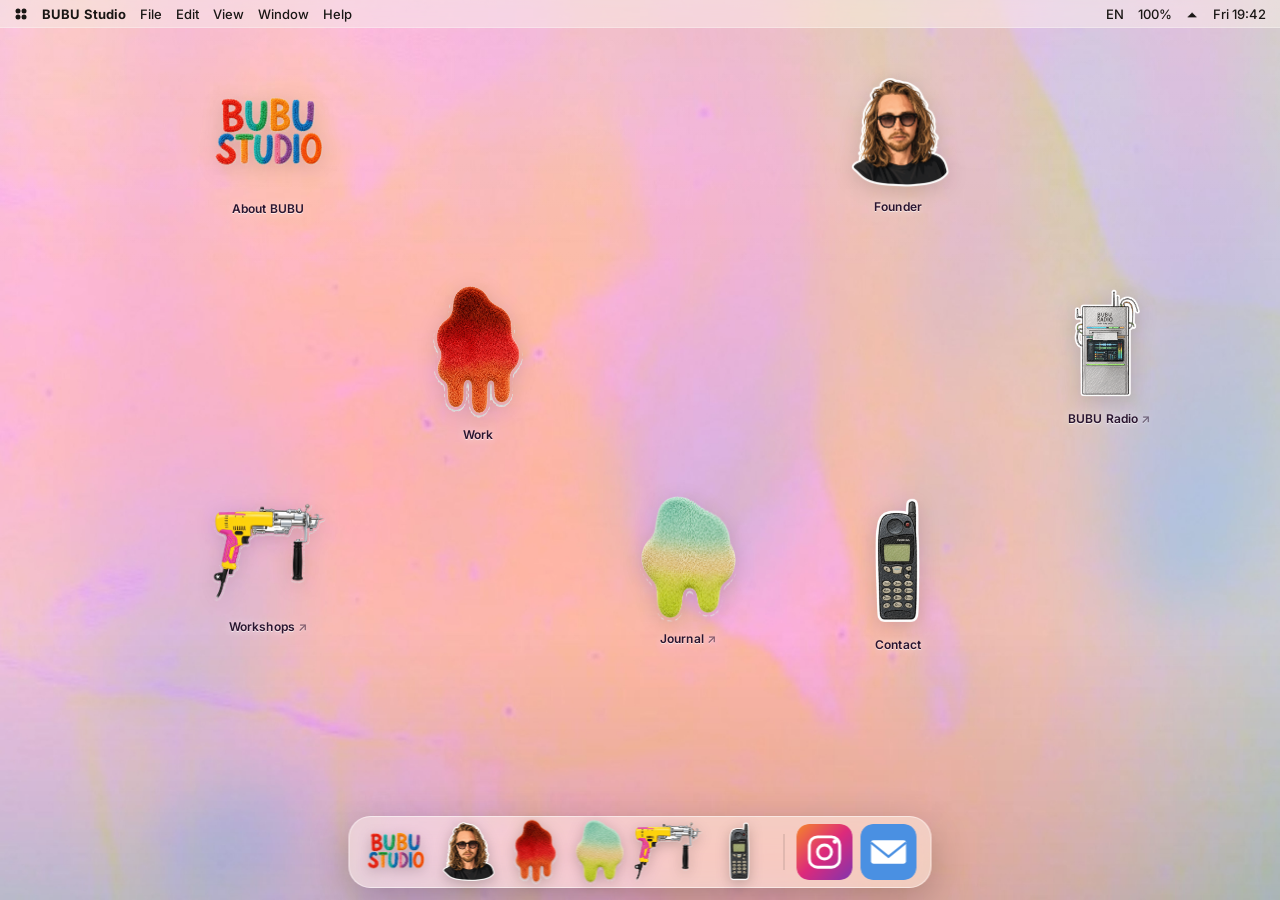
<file: index.html>
<!DOCTYPE html>
<html lang="en">
<head>
<meta charset="UTF-8" />
<meta name="viewport" content="width=device-width, initial-scale=1.0" />
<title>BUBU Studio — Liquid Mountains, drip tufting by Jan Fechner | Artist Rugs, Cyprus</title>
<meta name="description" content="BUBU Studio is the home of drip tufting, the hand-tufting technique Jan Fechner invented. Melting mountains in wool, gradients built thread by thread, poppy colours. First collection Liquid Mountains, made in Old Paphos, Cyprus." />
<meta name="keywords" content="drip tufting, Jan Fechner, BUBU Studio, Liquid Mountains, tufting art, artist rugs, textile design, Cyprus, Paphos, hand tufted wool, contemporary art rugs" />
<meta name="author" content="Jan Fechner" />
<meta name="robots" content="index, follow, max-image-preview:large, max-snippet:-1" />
<meta name="googlebot" content="index, follow" />
<link rel="canonical" href="https://bubu-studio.com/" />
<meta property="og:site_name" content="BUBU Studio" />
<meta property="og:title" content="Liquid Mountains — hand-tufted drip art by Jan Fechner | BUBU Studio, Cyprus" />
<meta property="og:description" content="BUBU Studio is the home of drip tufting, the hand-tufting technique Jan Fechner developed. Liquid Mountains is the first collection. Hand tufted wool, finished and signed in Old Paphos, Cyprus." />
<meta property="og:url" content="https://bubu-studio.com/" />
<meta property="og:image" content="https://bubu-studio.com/og-bubu-studio.jpg" />
<meta property="og:image:width" content="1200" />
<meta property="og:image:height" content="630" />
<meta property="og:image:alt" content="Liquid Mountains — drip tufting by Jan Fechner, BUBU Studio Cyprus" />
<meta property="og:locale" content="en_US" />
<meta property="og:type" content="website" />
<meta name="twitter:card" content="summary_large_image" />
<meta name="twitter:title" content="Liquid Mountains — hand-tufted drip art by Jan Fechner | BUBU Studio, Cyprus" />
<meta name="twitter:description" content="BUBU Studio is the home of drip tufting, the technique Jan Fechner developed. Liquid Mountains is the first collection. Hand tufted wool, finished and signed in Old Paphos, Cyprus." />
<meta name="twitter:image" content="https://bubu-studio.com/og-bubu-studio.jpg" />
<script type="application/ld+json">
{
  "@context": "https://schema.org",
  "@graph": [
    {
      "@type": "Person",
      "@id": "https://bubu-studio.com/#jan-fechner",
      "name": "Jan Fechner",
      "jobTitle": "Artist and Creative Director",
      "description": "Tufting artist and creator of the Liquid Mountains collection. Developer of the drip tufting technique. Founder of BUBU Studio.",
      "affiliation": { "@type": "Organization", "name": "BUBU Studio" },
      "sameAs": ["https://www.instagram.com/bubu_studios", "https://www.bubu-studio.com"]
    },
    {
      "@type": "Organization",
      "@id": "https://bubu-studio.com/#org",
      "name": "BUBU Studio",
      "url": "https://bubu-studio.com/",
      "founder": { "@id": "https://bubu-studio.com/#jan-fechner" },
      "location": { "@type": "Place", "name": "Old Paphos, Cyprus" },
      "email": "jan@bubu-studio.com",
      "sameAs": ["https://www.instagram.com/bubu_studios"]
    },
    {
      "@type": "WebSite",
      "@id": "https://bubu-studio.com/#website",
      "url": "https://bubu-studio.com/",
      "name": "BUBU Studio",
      "publisher": { "@id": "https://bubu-studio.com/#org" }
    },
    {
      "@type": "DefinedTerm",
      "@id": "https://bubu-studio.com/#drip-tufting",
      "name": "Drip Tufting",
      "description": "A hand-tufting technique invented by German artist Jan Fechner. Wool gradients are built thread by thread into melting mountain silhouettes in bold, poppy colours. The core of the technique is the granular colour transition, the colour combinations and the flowing drip form.",
      "url": "https://www.bubu-tufting.com/journal/"
    },
    {
      "@type": "CreativeWorkSeries",
      "@id": "https://bubu-studio.com/#liquid-mountains",
      "name": "Liquid Mountains",
      "creator": { "@id": "https://bubu-studio.com/#jan-fechner" },
      "description": "A tufted art collection by Jan Fechner, made using drip tufting, the hand-tufting technique he developed. Bold poppy colours and natural inspiration translated into wool. Form and colour as language.",
      "genre": "Contemporary tufted art"
    },
    {
      "@type": "VisualArtwork",
      "name": "Aphrodite Sunset",
      "creator": { "@id": "https://bubu-studio.com/#jan-fechner" },
      "artform": "Hand tufted wool",
      "isPartOf": { "@id": "https://bubu-studio.com/#liquid-mountains" },
      "creativeWorkStatus": "Original study, not yet editioned",
      "image": "https://bubu-studio.com/assets/projects/lm_wall_01_aphrodite_sunset.png"
    },
    {
      "@type": "VisualArtwork",
      "name": "Coastal Dream",
      "creator": { "@id": "https://bubu-studio.com/#jan-fechner" },
      "artform": "Hand tufted wool",
      "isPartOf": { "@id": "https://bubu-studio.com/#liquid-mountains" },
      "creativeWorkStatus": "Original study, not yet editioned",
      "image": "https://bubu-studio.com/assets/projects/liquid_mountains_bougainvillea_v2.jpg"
    }
  ]
}
</script>
<link rel="preconnect" href="https://fonts.googleapis.com" />
<link rel="preconnect" href="https://fonts.gstatic.com" crossorigin />
<link rel="stylesheet" href="https://fonts.googleapis.com/css2?family=Instrument+Serif&family=Inter:wght@400;500;600;700&display=swap" />
<link rel="stylesheet" href="styles.css" />
<link rel="icon" type="image/svg+xml" href="/assets/favicon.svg" />
</head>
<body>

<!-- ============ MENU BAR (Top) ============ -->
<div class="menubar" role="menubar" aria-label="System menu">
  <div class="menubar__left">
    <span class="menubar__logo" aria-label="BUBU">
      <svg width="14" height="14" viewBox="0 0 14 14" fill="currentColor" aria-hidden="true">
        <circle cx="4" cy="4" r="2.5"/>
        <circle cx="10" cy="4" r="2.5"/>
        <circle cx="4" cy="10" r="2.5"/>
        <circle cx="10" cy="10" r="2.5"/>
      </svg>
    </span>
    <span class="menubar__item menubar__brand">BUBU Studio</span>
    <span class="menubar__item">File</span>
    <span class="menubar__item">Edit</span>
    <span class="menubar__item">View</span>
    <span class="menubar__item">Window</span>
    <span class="menubar__item">Help</span>
  </div>
  <div class="menubar__right">
    <span class="menubar__item">EN</span>
    <span class="menubar__item" id="menubar-battery">100%</span>
    <span class="menubar__item" id="menubar-wifi">⏶</span>
    <span class="menubar__item" id="menubar-clock">Tue 12:30</span>
  </div>
</div>




<!-- ============ DESKTOP ============ -->
<main class="desktop" id="desktop">

  <h1 style="position:absolute;width:1px;height:1px;padding:0;margin:-1px;overflow:hidden;clip:rect(0,0,0,0);white-space:nowrap;border:0;">BUBU Studio. Liquid Mountains, drip tufting by Jan Fechner. Hand tufted artist rugs from Old Paphos, Cyprus.</h1>

  <!-- Home is quiet. About BUBU, About Founders, Work, Workshops, Journal, Contact. Everything else lives on /work.html. -->
  <div class="icon-grid icon-grid--home">

    <button class="icon" data-window="studio" style="--row:1;--col:2;">
      <span class="icon__art icon__art--tool"><img src="assets/drips/bubu-sticker.png" alt="About BUBU Studio. Jan Fechner. Liquid Mountains." title="About BUBU" /></span>
      <span class="icon__label">About BUBU</span>
    </button>

    <a class="icon" href="/work" style="--row:2;--col:3;">
      <span class="icon__art icon__art--drip"><img src="assets/drips/drip-rot-3.png" alt="Work. Liquid Mountains and studies by Jan Fechner." title="Work by Jan Fechner" /></span>
      <span class="icon__label">Work</span>
    </a>

    <button class="icon" data-window="founders" style="--row:1;--col:5;">
      <span class="icon__art icon__art--tool"><img src="assets/drips/founder-jan-front.png" alt="Founder. Jan Fechner and Alizay." title="Founder" /></span>
      <span class="icon__label">Founder</span>
    </button>

    <a class="icon" href="https://www.bubu-tufting.com" target="_blank" rel="noopener" style="--row:3;--col:2;">
      <span class="icon__art icon__art--tool"><img src="assets/drips/workshop-sticker.png" alt="Workshops. Live tufting sessions with Jan Fechner in Old Paphos." title="Tufting Workshops" /></span>
      <span class="icon__label">Workshops <span aria-hidden="true" style="opacity:.55;">&#8599;</span></span>
    </a>

    <button class="icon" data-window="contact" style="--row:3;--col:5;">
      <span class="icon__art icon__art--tool"><img src="/contact-sticker-nokia.png" alt="Contact BUBU Studio and Jan Fechner." title="Contact" /></span>
      <span class="icon__label">Contact</span>
    </button>

    <a class="icon" href="https://www.bubu-tufting.com/journal/" target="_blank" rel="noopener" style="--row:3;--col:4;">
      <span class="icon__art icon__art--drip"><img src="assets/drips/drip-grun.png" alt="Journal. Notes on drip tufting and drip design by Jan Fechner." title="Journal" /></span>
      <span class="icon__label">Journal <span aria-hidden="true" style="opacity:.55;">&#8599;</span></span>
    </a>

    <a class="icon" href="/bubu-radio" target="_blank" rel="noopener" style="--row:2;--col:6;">
      <span class="icon__art icon__art--tool"><img src="/bubu-radio-sticker.png" alt="BUBU Radio. Make kids smile." title="BUBU Radio" /></span>
      <span class="icon__label">BUBU Radio <span aria-hidden="true" style="opacity:.55;">&#8599;</span></span>
    </a>

  </div>


  <!-- ============ WINDOWS (hidden by default) ============ -->

  <!-- ABOUT / STUDIO -->
  <article class="window" id="window-studio" data-window-id="studio" aria-hidden="true">
    <header class="window__chrome">
      <div class="traffic-lights">
        <button class="tl tl--close" data-action="close" aria-label="Close"></button>
        <button class="tl tl--min" data-action="minimize" aria-label="Minimize"></button>
        <button class="tl tl--max" data-action="maximize" aria-label="Maximize"></button>
      </div>
      <div class="window__title">About BUBU</div>
    </header>
    <div class="window__body">
      <figure class="founders-hero">
        <img src="assets/studio/founders.jpg" alt="Jan Fechner and Alizay in their studio in Paphos" />
        <figcaption>Jan Fechner and Alizay in the studio</figcaption>
      </figure>
      <div class="info-header">
        <div class="info-thumb info-thumb--logo"><img src="assets/studio/bubu_logo.jpg" alt="BUBU Studio logo" /></div>
        <div>
          <h2 class="info-title">BUBU Studio</h2>
          <p class="info-subtitle">Old Paphos, Cyprus. Studio in the making. Opening 2026.</p>
        </div>
      </div>
      <p class="info-text">
        BUBU Studio is a design studio for interior, product and aesthetics, and the home of <a href="https://www.bubu-tufting.com/journal/" target="_blank" rel="noopener">drip tufting</a>, the hand-tufting technique Jan Fechner developed. It brings together the tastes, interests and roots of its founders in a single home for beauty. The love for distinctive design did not begin with the studio, it began long before, in two different lives that were already moving towards each other. Jan comes from the design and marketing world, trained in how form meets message and how an idea becomes something people want to live with. Alizay studied art and carries with her a knowledge of design and interior shaped in Pakistan, where colour, pattern and craft belong to everyday life.
      </p>

      <p class="info-text">
        The name, playful and light, is where the story turns into a place. Everything started with a search for beautiful, high-contrast art for a children's room, not just something to hang on the wall but something a child could also live with on the floor. One question led to another, and the floor became the next obsession. Tufting. The shaping of textile. A craft that turns colour into surface, and surface into a place. What began in a nursery grew into a studio. Founded by Alizay and Jan in 2025, BUBU Studio now works where materials meet ideas, and where experimentation is the only method we trust.
      </p>

      <p class="info-text">
        Liquid Mountains is the first collection by Jan Fechner, and it pictures a Cypriot summer. Sun without mercy, heat that presses down on stone, a land so dry that almost nothing survives on it. Only small patches of green hold on, scattered across an otherwise bare and rocky landscape. The heat feels strong enough to melt even the mountains themselves, and that image of stone turning soft and fluid became the starting point for the collection. Into that heat Jan folds the colours of spring and the energy of sun and light, the pink and orange of a sunrise, the deep red of a sunset, the blue of the sea that never leaves the view in Cyprus. Poppy, bold colour meets bare, sunburnt ground. Form and colour are the language. Every piece is hand tufted wool, the fibre sourced from Northern Pakistan. Originals and studies are tufted by hand by Jan in the Paphos studio. Editions are produced with partner workshops in Pakistan and finished in Paphos. From Jan Fechner's hands into the world.
      </p>

      <div class="info-section">
        <h3>What drives us</h3>
        <ul class="info-list">
          <li><b>Experimental by nature.</b> We try, fail, and try again. That is where the good stuff lives.</li>
          <li><b>Craft over perfection.</b> Every imperfection tells a story worth keeping.</li>
          <li><b>Community first.</b> We love people. We love making things together.</li>
          <li><b>Joy in the process.</b> Making things should feel good, every step of the way.</li>
        </ul>
      </div>

      <div class="info-section">
        <h3>What we do</h3>
        <ul class="info-list">
          <li><b>Liquid Mountains</b>, the first collection by Jan Fechner. Studies in tufted wool.</li>
          <li><b>Custom work</b> for architects and interior designers on request.</li>
          <li><b>Workshops</b> with live tufting once the studio opens in Old Paphos.</li>
          <li><b>Studio visits</b> by appointment, once we open.</li>
        </ul>
      </div>

      <div class="info-section">
        <h3>Location</h3>
        <p class="info-text">Old Paphos, Cyprus. The studio is in the making. Opening 2026.</p>
      </div>

      <div class="info-actions">
        <button class="info-btn" data-open="founders">Meet the founders</button>
        <button class="info-btn info-btn--ghost" data-open="contact">Contact</button>
      </div>
    </div>
  </article>

  <!-- FOUNDERS -->
  <article class="window" id="window-founders" data-window-id="founders" aria-hidden="true">
    <header class="window__chrome">
      <div class="traffic-lights">
        <button class="tl tl--close" data-action="close"></button>
        <button class="tl tl--min" data-action="minimize"></button>
        <button class="tl tl--max" data-action="maximize"></button>
      </div>
      <div class="window__title">Founders</div>
    </header>
    <div class="window__body">
      <figure class="founders-hero">
        <img src="assets/studio/jan-alizay-outside.jpg" alt="Jan Fechner and Alizay outside with three Liquid Mountains drips against a Paphos rock face" />
        <figcaption>Jan Fechner and Alizay, founders of BUBU. Old Paphos.</figcaption>
      </figure>
      <div class="founders-grid">
        <section class="founder">
          <div class="founder__avatar founder__avatar--jan">
            <img src="assets/founders/founder-jan.png" alt="Jan Fechner. Creative Director of BUBU Studio." />
          </div>
          <h3 class="founder__name">Jan Fechner</h3>
          <p class="founder__role">Creative Director. Frankfurt Rhine Main and Old Paphos.</p>
          <p class="info-text">
            Jan is the artist behind the drip silhouettes. He grew up in the Rhine Main area and came into BUBU through the design and marketing world, where he learned how a message becomes a form and how a form finds its audience. At the meeting point between contemporary painting and textile sculpture he developed the BUBU visual language. Today he leads design direction, colour worlds and editions strategy, with the Cypriot summer always somewhere in the back of his mind.
          </p>
        </section>
        <section class="founder">
          <div class="founder__avatar founder__avatar--alizay">
            <img src="assets/founders/founder-alizay.png" alt="Alizay. Co-Founder of BUBU Studio." />
          </div>
          <h3 class="founder__name">Alizay</h3>
          <p class="founder__role">Co-Founder. Production and materials.</p>
          <p class="info-text">
            Alizay is from Karachi in Pakistan and has family roots in Lahore. She studied art and brings with her a knowledge of design and interior shaped in a place where colour, pattern and craft belong to everyday life. She is responsible for material quality, the tufting partnerships with Pakistani workshops and the full supply chain from raw fibre to a signed piece. What starts as wool in Northern Pakistan reaches the Paphos studio through her care and her eye.
          </p>
        </section>
      </div>
      <div class="info-section">
        <h3>Why BUBU</h3>
        <p class="info-text">
          Around the Mediterranean classic carpets dominate as an accessory. Nobody runs contemporary artist rugs as their own category. BUBU closes that gap with limited editions, signed and numbered, made to be lived with rather than walked over and forgotten.
        </p>
      </div>
    </div>
  </article>

  <!-- Individual Pieces -->
  <article class="window" id="window-aphrodite" data-window-id="aphrodite" aria-hidden="true">
    <header class="window__chrome">
      <div class="traffic-lights">
        <button class="tl tl--close" data-action="close"></button>
        <button class="tl tl--min" data-action="minimize"></button>
        <button class="tl tl--max" data-action="maximize"></button>
      </div>
      <div class="window__title">Aphrodite Sunset. A study by Jan Fechner</div>
    </header>
    <div class="window__body window__body--piece">
      <img class="piece-hero" src="assets/projects/lm_wall_01_aphrodite_sunset.png" alt="Aphrodite Sunset by Jan Fechner from the Liquid Mountains collection" title="Aphrodite Sunset. A study by Jan Fechner. Liquid Mountains collection." />
      <div class="piece-meta">
        <h2 class="info-title">Aphrodite Sunset</h2>
        <p class="info-subtitle">A study by Jan Fechner. Part of the Liquid Mountains collection. Original study, not yet editioned.</p>
        <p class="info-text">
          This is the warmest end of the Liquid Mountains palette. Crimson, coral and saffron pour into a terracotta base and keep on pouring, the way a Cypriot sunset pours its last light over stone before the sea takes the colour away. A tufted study of that single hour, bold and poppy, rooted in nature.
        </p>
        <dl class="piece-specs">
          <dt>Artist</dt><dd>Jan Fechner</dd>
          <dt>Collection</dt><dd>Liquid Mountains</dd>
          <dt>Status</dt><dd>Original study, not yet editioned</dd>
          <dt>Colour world</dt><dd>Crimson, coral, saffron and terracotta</dd>
          <dt>Material</dt><dd>Hand tufted wool. Wool sourced from Northern Pakistan, hand-tufted by Jan in the Paphos studio.</dd>
          <dt>Size</dt><dd>Around 180 by 240 cm wall. Custom on request.</dd>
        </dl>
      </div>
    </div>
  </article>

  <article class="window" id="window-bougainvillea" data-window-id="bougainvillea" aria-hidden="true">
    <header class="window__chrome">
      <div class="traffic-lights">
        <button class="tl tl--close" data-action="close"></button>
        <button class="tl tl--min" data-action="minimize"></button>
        <button class="tl tl--max" data-action="maximize"></button>
      </div>
      <div class="window__title">Coastal Dream. A study by Jan Fechner</div>
    </header>
    <div class="window__body window__body--piece">
      <img class="piece-hero piece-hero--contain" src="assets/projects/liquid_mountains_bougainvillea_v2.jpg" alt="Coastal Dream by Jan Fechner from the Liquid Mountains collection. Pink and lilac floor piece inside a concrete villa overlooking the Mediterranean." title="Coastal Dream. A study by Jan Fechner. Liquid Mountains collection." />
      <div class="piece-meta">
        <h2 class="info-title">Coastal Dream</h2>
        <p class="info-subtitle">A study by Jan Fechner. Part of the Liquid Mountains collection. Original study, not yet editioned.</p>
        <p class="info-text">
          A pink and lilac floor piece laid down on polished concrete, photographed inside a villa that opens straight onto a flowering bougainvillea. Where Aphrodite Sunset holds the heat, Coastal Dream holds the cool breath of the coast. One study answers the other, the same collection seen from opposite sides of the day.
        </p>
        <dl class="piece-specs">
          <dt>Artist</dt><dd>Jan Fechner</dd>
          <dt>Collection</dt><dd>Liquid Mountains</dd>
          <dt>Status</dt><dd>Original study, not yet editioned</dd>
          <dt>Colour world</dt><dd>Magenta, hot pink and ultraviolet</dd>
          <dt>Material</dt><dd>Hand tufted wool. Wool sourced from Northern Pakistan, hand-tufted by Jan in the Paphos studio.</dd>
          <dt>Size</dt><dd>Around 180 by 240 cm. Custom on request.</dd>
        </dl>
      </div>
    </div>
  </article>

  <!-- ATELIER (Studio pieces by Jan Fechner) -->
  <article class="window" id="window-atelier" data-window-id="atelier" aria-hidden="true">
    <header class="window__chrome">
      <div class="traffic-lights">
        <button class="tl tl--close" data-action="close"></button>
        <button class="tl tl--min" data-action="minimize"></button>
        <button class="tl tl--max" data-action="maximize"></button>
      </div>
      <div class="window__title">Liquid Mountains. The collection by Jan Fechner</div>
    </header>
    <div class="window__body">
      <div class="info-header">
        <div class="info-thumb info-thumb--tool"><img src="assets/drips/workshop-sticker.png" alt="Tufting workshop sticker" /></div>
        <div>
          <h2 class="info-title">Liquid Mountains</h2>
          <p class="info-subtitle">The collection by Jan Fechner. Studies in tufted wool.</p>
        </div>
      </div>
      <p class="info-text">
        Liquid Mountains is the first collection by Jan Fechner. It pictures a Cypriot summer, the heat that presses down on stone, the bare rocky land where only small patches of green survive, the sense that even the mountains could melt. Into that bareness Jan folds the colours of spring, the energy of sun and light, the blue of the sea. Bold and poppy colours meet sunburnt ground. Each study carries the three pillar drip silhouette that defines Jan Fechner's visual signature, made using drip tufting, the technique he developed. Hand tufted wool, the fibre sourced from Northern Pakistan. Every study is hand-tufted by Jan in the Paphos studio and finished and signed there.
      </p>
      <div class="gallery gallery--atelier" id="atelier-gallery"></div>
    </div>
  </article>

  <!-- OUTDOOR / Landscape Installations -->
  <article class="window" id="window-outdoor" data-window-id="outdoor" aria-hidden="true">
    <header class="window__chrome">
      <div class="traffic-lights">
        <button class="tl tl--close" data-action="close"></button>
        <button class="tl tl--min" data-action="minimize"></button>
        <button class="tl tl--max" data-action="maximize"></button>
      </div>
      <div class="window__title">Summer 26</div>
    </header>
    <div class="window__body">
      <div class="info-header">
        <div class="info-thumb info-thumb--tool"><img src="assets/drips/workshop-sticker.png" alt="Tufting workshop sticker" /></div>
        <div>
          <h2 class="info-title">Summer 26</h2>
          <p class="info-subtitle">Liquid Mountains by Jan Fechner, hung into the Paphos landscape.</p>
        </div>
      </div>
      <p class="info-text">
        Every piece in this window belongs to the Liquid Mountains collection by Jan Fechner. In summer the works leave the studio and go back to the landscape that gave them their colour. Limestone cliffs, olive groves, the Mediterranean horizon around Paphos. The same collection, read outdoors, in the light it was born from.
      </p>
      <div class="gallery gallery--atelier" id="outdoor-gallery"></div>
    </div>
  </article>

  <!-- GALLERY -->
  <article class="window" id="window-gallery" data-window-id="gallery" aria-hidden="true">
    <header class="window__chrome">
      <div class="traffic-lights">
        <button class="tl tl--close" data-action="close"></button>
        <button class="tl tl--min" data-action="minimize"></button>
        <button class="tl tl--max" data-action="maximize"></button>
      </div>
      <div class="window__title">Gallery</div>
    </header>
    <div class="window__body">
      <div class="info-header">
        <div class="info-thumb info-thumb--photos" aria-hidden="true">
          <svg viewBox="0 0 64 64" width="64" height="64">
            <rect x="2" y="2" width="60" height="60" rx="13" fill="#FFFFFF"/>
            <g transform="translate(32 32)">
              <circle r="7" fill="#FFD93D"/>
              <ellipse cx="0" cy="-14" rx="6" ry="10" fill="#FF3B30"/>
              <ellipse cx="0" cy="-14" rx="6" ry="10" fill="#FF9500" transform="rotate(40)"/>
              <ellipse cx="0" cy="-14" rx="6" ry="10" fill="#FFCC00" transform="rotate(80)"/>
              <ellipse cx="0" cy="-14" rx="6" ry="10" fill="#34C759" transform="rotate(120)"/>
              <ellipse cx="0" cy="-14" rx="6" ry="10" fill="#00C7BE" transform="rotate(160)"/>
              <ellipse cx="0" cy="-14" rx="6" ry="10" fill="#007AFF" transform="rotate(200)"/>
              <ellipse cx="0" cy="-14" rx="6" ry="10" fill="#5856D6" transform="rotate(240)"/>
              <ellipse cx="0" cy="-14" rx="6" ry="10" fill="#AF52DE" transform="rotate(280)"/>
              <ellipse cx="0" cy="-14" rx="6" ry="10" fill="#FF2D55" transform="rotate(320)"/>
            </g>
          </svg>
        </div>
        <div>
          <h2 class="info-title">Gallery</h2>
          <p class="info-subtitle">All pieces from BUBU Studio in one place.</p>
        </div>
      </div>
      <p class="info-text">
        The complete archive of our hand tufted editions, atelier studies and landscape installations. Every piece Jan Fechner has made for BUBU Studio, gathered in one room. Wander through, take your time, and let the colours do the talking.
      </p>
      <div class="gallery gallery--atelier" id="all-gallery"></div>
    </div>
  </article>

  <!-- MANUFACTORY -->
  <article class="window" id="window-manufactory" data-window-id="manufactory" aria-hidden="true">
    <header class="window__chrome">
      <div class="traffic-lights">
        <button class="tl tl--close" data-action="close"></button>
        <button class="tl tl--min" data-action="minimize"></button>
        <button class="tl tl--max" data-action="maximize"></button>
      </div>
      <div class="window__title">Manufactory</div>
    </header>
    <div class="window__body">
      <div class="info-header">
        <div class="info-thumb info-thumb--tool"><img src="assets/drips/workshop-sticker.png" alt="Tufting workshop sticker" /></div>
        <div>
          <h2 class="info-title">Manufactory</h2>
          <p class="info-subtitle">Two ways a BUBU piece is made.</p>
        </div>
      </div>
      <p class="info-text">
        Every BUBU piece is hand tufted wool, the fibre sourced from Northern Pakistan, where Alizay's networks and family roots run deep. From there the work takes one of two paths, and the path is always named in the specs of the piece itself. Originals and studies are one of a kind works, hand tufted by Jan Fechner in the Paphos studio, each with a work number and a certificate of authenticity, finished and signed in Paphos. Editions are limited numbered runs, produced with partner workshops in Pakistan under Alizay's care, then finished, checked and signed in Paphos. The same standard on both ends, the same hand on the final cut. No guesswork for collectors or press.
      </p>
    </div>
  </article>

  <!-- TRADE PROGRAM -->
  <article class="window" id="window-trade" data-window-id="trade" aria-hidden="true">
    <header class="window__chrome">
      <div class="traffic-lights">
        <button class="tl tl--close" data-action="close"></button>
        <button class="tl tl--min" data-action="minimize"></button>
        <button class="tl tl--max" data-action="maximize"></button>
      </div>
      <div class="window__title">Trade Program</div>
    </header>
    <div class="window__body">
      <div class="info-header">
        <div class="info-thumb info-thumb--tool"><img src="assets/drips/workshop-sticker.png" alt="Tufting workshop sticker" /></div>
        <div>
          <h2 class="info-title">Trade Program</h2>
          <p class="info-subtitle">For architects, interior designers and developers.</p>
        </div>
      </div>
      <p class="info-text">
        For architects, interior designers and developers who want to bring Jan Fechner's work into a project. Tell us about the space, the light, the story you want to tell, and we will find the right piece. Please write to <a href="mailto:jan@bubu-studio.com">jan@bubu-studio.com</a> with the project brief.
      </p>
    </div>
  </article>

  <!-- PRESS KIT -->
  <article class="window" id="window-press" data-window-id="press" aria-hidden="true">
    <header class="window__chrome">
      <div class="traffic-lights">
        <button class="tl tl--close" data-action="close"></button>
        <button class="tl tl--min" data-action="minimize"></button>
        <button class="tl tl--max" data-action="maximize"></button>
      </div>
      <div class="window__title">Press Kit</div>
    </header>
    <div class="window__body">
      <div class="info-header">
        <div class="info-thumb info-thumb--tool"><img src="assets/drips/workshop-sticker.png" alt="Tufting workshop sticker" /></div>
        <div>
          <h2 class="info-title">Press Kit</h2>
          <p class="info-subtitle">High res assets, boilerplate and logos.</p>
        </div>
      </div>
      <p class="info-text">
        Jan Fechner presents Liquid Mountains, the first collection from BUBU Studio, made using <a href="https://www.bubu-tufting.com/journal/" target="_blank" rel="noopener">drip tufting</a>, the hand-tufting technique he developed. It pictures a Cypriot summer, bare sunburnt ground, the heat that melts even the mountains, set against the colours of spring and the blue of the sea. Bold and poppy colours, rooted in nature, naturally inspired. Form and colour are the language. Download the press kit as a PDF: <a href="/bubu-studio-press-kit.pdf" download>bubu-studio-press-kit.pdf</a>. For high resolution images, founder statements and pre release visuals please write to <a href="mailto:jan@bubu-studio.com">jan@bubu-studio.com</a>.
      </p>
      <div class="info-section">
        <h3>Boilerplate</h3>
        <blockquote class="press-quote">
          BUBU Studio is a design studio for interior, product and aesthetics, founded by Alizay and Jan in 2025 in Old Paphos, Cyprus. Liquid Mountains is its first collection, by Jan Fechner, made using drip tufting, the hand-tufting technique he developed. It pictures a Cypriot summer, the heat that presses down on stone, the bare land where only small patches of green survive, and the sense that even the mountains could melt. Into that bareness the work folds the colours of spring, the energy of sun and light, the blue of the sea. Bold and poppy colours, rooted in nature, naturally inspired. Form and colour are the language. Every piece is hand tufted wool, the fibre sourced from Northern Pakistan. Originals and studies are hand-tufted by Jan in the Paphos studio. Editions are produced with partner workshops in Pakistan and finished in Paphos. Based in Old Paphos, Cyprus. Studio in the making. Opening 2026.
        </blockquote>
      </div>
      <div class="info-section">
        <h3>Featured in</h3>
        <p class="info-text info-text--muted">
          Press features for Liquid Mountains will appear here as they go live.
        </p>
      </div>
    </div>
  </article>

  <!-- CONTACT -->
  <article class="window" id="window-contact" data-window-id="contact" aria-hidden="true">
    <header class="window__chrome">
      <div class="traffic-lights">
        <button class="tl tl--close" data-action="close"></button>
        <button class="tl tl--min" data-action="minimize"></button>
        <button class="tl tl--max" data-action="maximize"></button>
      </div>
      <div class="window__title">Contact</div>
    </header>
    <div class="window__body">
      <div class="info-header">
        <div class="info-thumb info-thumb--logo"><img src="assets/studio/bubu_logo.jpg" alt="BUBU Studio logo" /></div>
        <div>
          <h2 class="info-title">Contact</h2>
          <p class="info-subtitle">Old Paphos, Cyprus. Studio in the making. Opening 2026.</p>
        </div>
      </div>

      <div class="contact-grid">
        <div class="contact-card">
          <h3>Studio</h3>
          <p>Old Paphos, Cyprus<br/>In the making. Opening 2026.</p>
        </div>
        <div class="contact-card">
          <h3>General and projects</h3>
          <p><a href="mailto:jan@bubu-studio.com">jan@bubu-studio.com</a></p>
        </div>
        <div class="contact-card">
          <h3>Press</h3>
          <p><a href="mailto:jan@bubu-studio.com">jan@bubu-studio.com</a></p>
        </div>
        <div class="contact-card">
          <h3>Instagram</h3>
          <p><a href="https://www.instagram.com/bubu_studios" target="_blank" rel="noopener">@bubu_studios</a></p>
        </div>
      </div>

      <div class="info-section">
        <h3>Studio visit</h3>
        <p class="info-text">
          The Old Paphos studio is in the making and opens in 2026. Until then we meet by appointment, talk about colour and wool, and show what is already on the loom. For updates, dates and previews follow us on Instagram.
        </p>
      </div>
    </div>
  </article>

</main>
<!-- ============ DOCK ============ Five home-page drips + Instagram + Mail. -->
<nav class="dock" aria-label="Application dock">
  <button class="dock__item dock__item--tool" data-window="studio" title="About BUBU" aria-label="About BUBU">
    <img src="assets/drips/bubu-sticker.png" alt="" />
  </button>
  <button class="dock__item dock__item--tool" data-window="founders" title="Founder" aria-label="Founder">
    <img src="assets/drips/founder-jan-front.png" alt="" />
  </button>
  <a class="dock__item dock__item--drip" href="/work" title="Work" aria-label="Work">
    <img src="assets/drips/drip-rot-3.png" alt="" />
  </a>
  <a class="dock__item dock__item--drip" href="https://www.bubu-tufting.com/journal/" target="_blank" rel="noopener" title="Journal" aria-label="Journal">
    <img src="assets/drips/drip-grun.png" alt="" />
  </a>
  <a class="dock__item dock__item--tool" href="https://www.bubu-tufting.com" target="_blank" rel="noopener" title="Workshops" aria-label="Workshops">
    <img src="assets/drips/workshop-sticker.png" alt="" />
  </a>
  <button class="dock__item dock__item--tool" data-window="contact" title="Contact" aria-label="Contact">
    <img src="/contact-sticker-nokia.png" alt="" />
  </button>
  <div class="dock__divider"></div>
  <a class="dock__item" href="https://www.instagram.com/bubu_studios" target="_blank" rel="noopener" title="Instagram @bubu_studios" aria-label="Instagram @bubu_studios">
    <svg viewBox="0 0 48 48" aria-hidden="true">
      <defs>
        <linearGradient id="ig" x1="0" y1="0" x2="1" y2="1">
          <stop offset="0" stop-color="#F58529"/>
          <stop offset=".5" stop-color="#DD2A7B"/>
          <stop offset="1" stop-color="#8134AF"/>
        </linearGradient>
      </defs>
      <rect width="48" height="48" rx="11" fill="url(#ig)"/>
      <rect x="11" y="11" width="26" height="26" rx="7" fill="none" stroke="#fff" stroke-width="2.5"/>
      <circle cx="24" cy="24" r="6" fill="none" stroke="#fff" stroke-width="2.5"/>
      <circle cx="33" cy="15" r="2" fill="#fff"/>
    </svg>
  </a>
  <a class="dock__item" href="mailto:jan@bubu-studio.com" title="Email Jan" aria-label="Email Jan">
    <svg viewBox="0 0 48 48" aria-hidden="true">
      <rect width="48" height="48" rx="11" fill="#4A90E2"/>
      <rect x="9" y="14" width="30" height="20" rx="2" fill="#fff"/>
      <path d="M9 16 L24 28 L39 16" fill="none" stroke="#4A90E2" stroke-width="2"/>
    </svg>
  </a>
</nav>

<!-- Hint banner for first-time visitors -->


<script src="data.js"></script>
<script src="script.js"></script>
</body>
</html>
</file>
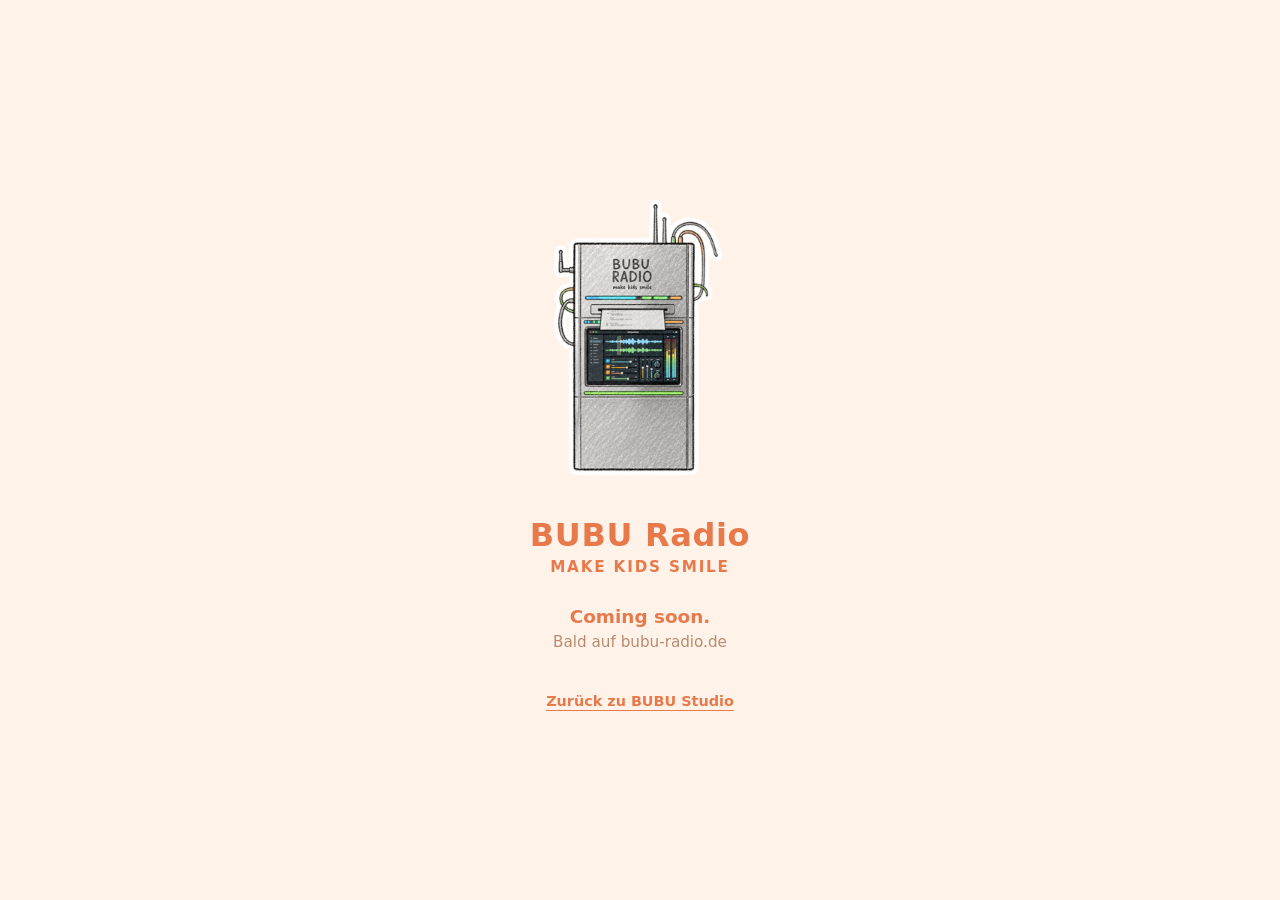
<file: bubu-radio.html>
<!DOCTYPE html>
<html lang="de">
<head>
<meta charset="UTF-8" />
<meta name="viewport" content="width=device-width, initial-scale=1.0" />
<title>BUBU Radio — Coming soon</title>
<meta name="description" content="BUBU Radio. Make kids smile. Bald auf bubu-radio.de." />
<meta name="robots" content="noindex, nofollow" />
<link rel="icon" type="image/svg+xml" href="assets/favicon.svg" />
<style>
  :root {
    --bg: #FFF3E9;
    --ink: #E8794A;
    --soft: #B98A6F;
  }
  * { box-sizing: border-box; }
  ::selection { background: var(--ink); color: var(--bg); }
  body {
    margin: 0;
    min-height: 100vh;
    display: flex;
    align-items: center;
    justify-content: center;
    background: var(--bg);
    color: var(--ink);
    font-family: system-ui, -apple-system, "Segoe UI", sans-serif;
    text-align: center;
    padding: 24px;
  }
  main { max-width: 420px; }
  img.sticker {
    width: min(300px, 70vw);
    height: auto;
    display: block;
    margin: 0 auto 26px;
  }
  h1 {
    font-size: 2rem;
    font-weight: 800;
    letter-spacing: 0.02em;
    margin: 0 0 4px;
  }
  .tag {
    font-size: 0.95rem;
    letter-spacing: 0.12em;
    text-transform: uppercase;
    font-weight: 600;
    margin: 0 0 30px;
  }
  .soon {
    font-size: 1.15rem;
    margin: 0 0 6px;
    font-weight: 600;
  }
  .domain { color: var(--soft); font-size: 0.95rem; margin: 0 0 40px; }
  a.back {
    color: var(--ink);
    font-weight: 600;
    font-size: 0.9rem;
    text-decoration: underline;
    text-underline-offset: 4px;
  }
  a.back:hover { text-decoration-thickness: 2px; }
  a:focus-visible { outline: 2px solid var(--ink); outline-offset: 3px; }
</style>
</head>
<body>
<main>
  <img class="sticker" src="bubu-radio-sticker.png" alt="BUBU Radio, illustrierte Radiomaschine" />
  <h1>BUBU Radio</h1>
  <p class="tag">Make kids smile</p>
  <p class="soon">Coming soon.</p>
  <p class="domain">Bald auf bubu-radio.de</p>
  <a class="back" href="index.html">Zurück zu BUBU Studio</a>
</main>
</body>
</html>
</file>
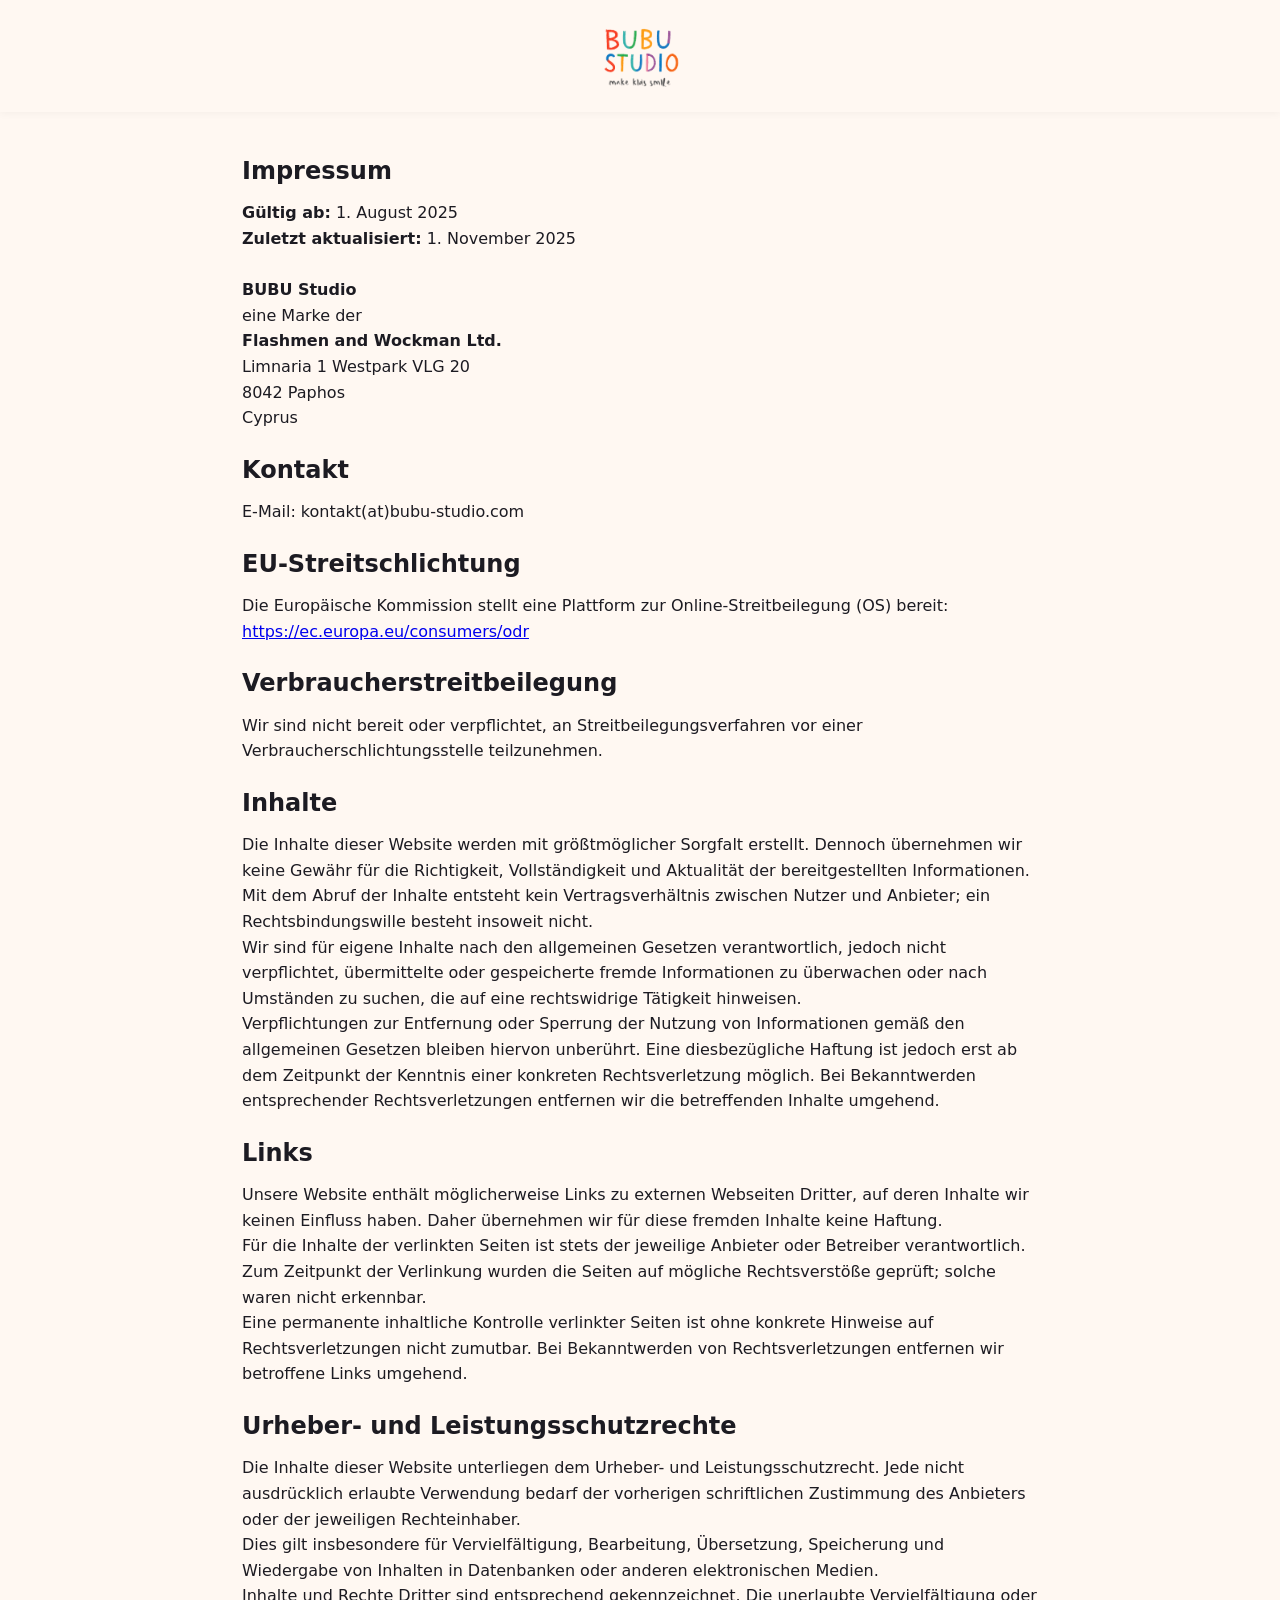
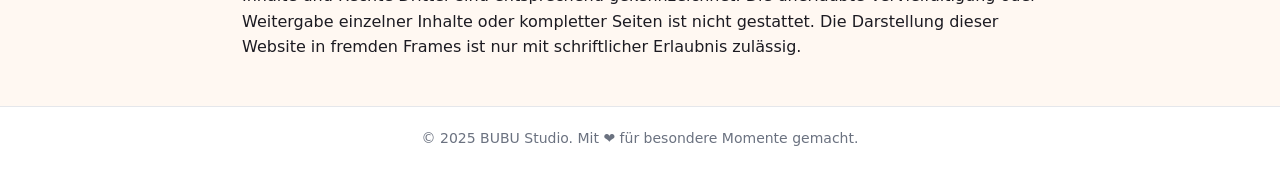
<file: impressum.html>
<!DOCTYPE html>
<html lang="de">
<head>
  <meta charset="utf-8" />
  <meta name="viewport" content="width=device-width, initial-scale=1" />
  <title>EU-Datenschutzhinweis | BUBU Studio</title>
  <meta name="description" content="Datenschutzhinweise von BUBU Studio – Informationen zur Erhebung, Nutzung und Verarbeitung personenbezogener Daten gemäß DSGVO." />
  <link rel="preconnect" href="https://fonts.gstatic.com" crossorigin>
  <link rel="stylesheet" href="/styles/bubu-music.css" />
  <!--

  -->
</head>
<body>

  <!-- Header (vom Nutzer vorgegeben) -->
  <header class="header">
    <nav class="nav">
      <div class="logo">
        <img src="bilder/bubu_studio_logo.png" alt="BUBU STUDIO" class="logo-img" onerror="this.style.display='none'; this.nextElementSibling.style.display='block';">
        <span style="display:none; font-weight:600;">BUBU STUDIO</span>
      </div>
    </nav>
  </header>


<section class="privacy-notice">
 <div class="hero-content">


  <h1>Impressum</h1>
    <p><strong>Gültig ab:</strong> 1. August 2025<br>
     <strong>Zuletzt aktualisiert:</strong> 1. November 2025
  </p>
<br>
  <p><strong>BUBU Studio</strong><br>
  eine Marke der<br>
  <strong>Flashmen and Wockman Ltd.</strong></p>

  <p>Limnaria 1 Westpark VLG 20<br>
  8042 Paphos<br>
  Cyprus</p>

  <h2>Kontakt</h2>
  <p>E-Mail: kontakt(at)bubu-studio.com</p>

  <h2>EU-Streitschlichtung</h2>
  <p>
    Die Europäische Kommission stellt eine Plattform zur Online-Streitbeilegung (OS) bereit:<br>
    <a href="https://ec.europa.eu/consumers/odr" target="_blank" rel="noopener noreferrer">
      https://ec.europa.eu/consumers/odr
    </a>
  </p>

  <h2>Verbraucherstreitbeilegung</h2>
  <p>
    Wir sind nicht bereit oder verpflichtet, an Streitbeilegungsverfahren vor einer Verbraucherschlichtungsstelle teilzunehmen.
  </p>

  <h2>Inhalte</h2>
  <p>
    Die Inhalte dieser Website werden mit größtmöglicher Sorgfalt erstellt.
    Dennoch übernehmen wir keine Gewähr für die Richtigkeit, Vollständigkeit und Aktualität der bereitgestellten Informationen.
  </p>
  <p>
    Mit dem Abruf der Inhalte entsteht kein Vertragsverhältnis zwischen Nutzer und Anbieter; ein Rechtsbindungswille besteht insoweit nicht.
  </p>
  <p>
    Wir sind für eigene Inhalte nach den allgemeinen Gesetzen verantwortlich, jedoch nicht verpflichtet,
    übermittelte oder gespeicherte fremde Informationen zu überwachen oder nach Umständen zu suchen,
    die auf eine rechtswidrige Tätigkeit hinweisen.
  </p>
  <p>
    Verpflichtungen zur Entfernung oder Sperrung der Nutzung von Informationen gemäß den allgemeinen Gesetzen bleiben hiervon unberührt.
    Eine diesbezügliche Haftung ist jedoch erst ab dem Zeitpunkt der Kenntnis einer konkreten Rechtsverletzung möglich.
    Bei Bekanntwerden entsprechender Rechtsverletzungen entfernen wir die betreffenden Inhalte umgehend.
  </p>

  <h2>Links</h2>
  <p>
    Unsere Website enthält möglicherweise Links zu externen Webseiten Dritter,
    auf deren Inhalte wir keinen Einfluss haben.
    Daher übernehmen wir für diese fremden Inhalte keine Haftung.
  </p>
  <p>
    Für die Inhalte der verlinkten Seiten ist stets der jeweilige Anbieter oder Betreiber verantwortlich.
    Zum Zeitpunkt der Verlinkung wurden die Seiten auf mögliche Rechtsverstöße geprüft; solche waren nicht erkennbar.
  </p>
  <p>
    Eine permanente inhaltliche Kontrolle verlinkter Seiten ist ohne konkrete Hinweise auf Rechtsverletzungen nicht zumutbar.
    Bei Bekanntwerden von Rechtsverletzungen entfernen wir betroffene Links umgehend.
  </p>

  <h2>Urheber- und Leistungsschutzrechte</h2>
  <p>
    Die Inhalte dieser Website unterliegen dem Urheber- und Leistungsschutzrecht.
    Jede nicht ausdrücklich erlaubte Verwendung bedarf der vorherigen schriftlichen Zustimmung des Anbieters oder der jeweiligen Rechteinhaber.
  </p>
  <p>
    Dies gilt insbesondere für Vervielfältigung, Bearbeitung, Übersetzung, Speicherung und Wiedergabe von
    Inhalten in Datenbanken oder anderen elektronischen Medien.
  </p>
  <p>
    Inhalte und Rechte Dritter sind entsprechend gekennzeichnet.
    Die unerlaubte Vervielfältigung oder Weitergabe einzelner Inhalte oder kompletter Seiten ist nicht gestattet.
    Die Darstellung dieser Website in fremden Frames ist nur mit schriftlicher Erlaubnis zulässig.
  </p>

<br>
</section>



  <!-- Footer (vom Nutzer vorgegeben) -->
  <!-- Footer -->
  <footer class="footer">
    <p>© 2025 BUBU Studio. Mit ❤️ für besondere Momente gemacht.</p>
  </footer>

</body>
</html>
</file>
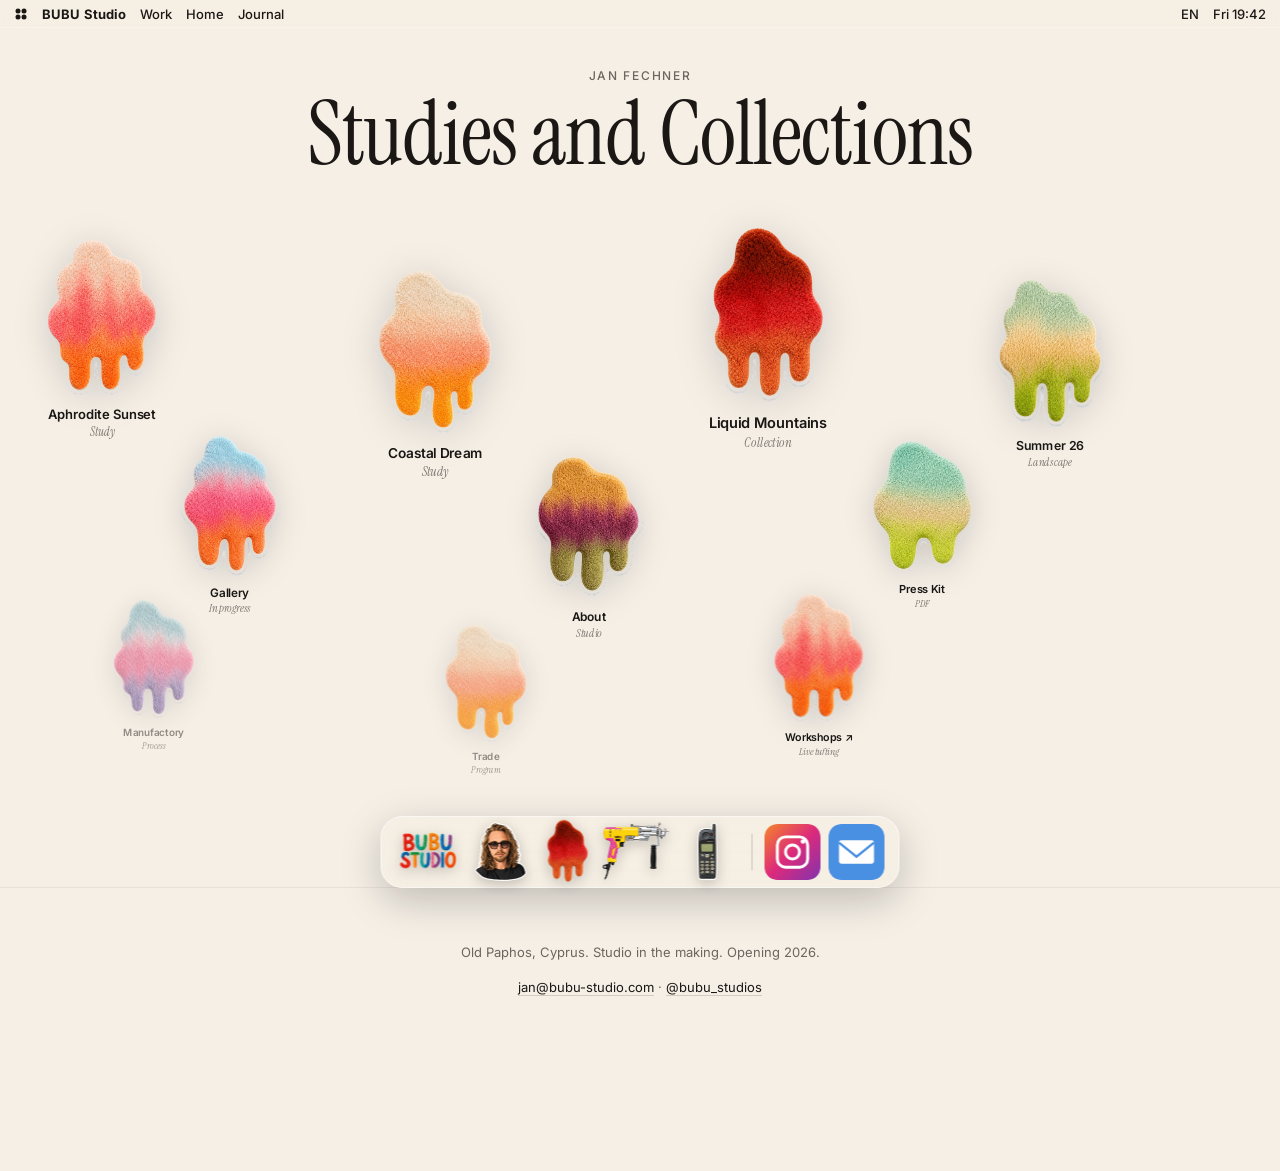
<file: work.html>
<!DOCTYPE html>
<html lang="en" class="work-html">
<head>
<meta charset="UTF-8" />
<meta name="viewport" content="width=device-width, initial-scale=1.0" />
<title>Work — hand-tufted drip art by Jan Fechner | Liquid Mountains, BUBU Studio, Cyprus</title>
<meta name="description" content="Studies and collections by Jan Fechner, made using drip tufting, the technique he developed. Wall pieces, floor drips and landscape installations from Liquid Mountains, the first BUBU Studio collection. Hand tufted wool, finished and signed in Paphos, Cyprus." />
<meta name="keywords" content="BUBU Studio, Jan Fechner, Liquid Mountains, drip tufting, drip art, tufting art, artist rugs, textile design, Cyprus" />
<meta name="author" content="Jan Fechner" />
<meta name="robots" content="index, follow" />
<link rel="canonical" href="https://bubu-studio.com/work.html" />
<meta property="og:type" content="website" />
<meta property="og:site_name" content="BUBU Studio" />
<meta property="og:url" content="https://bubu-studio.com/work.html" />
<meta property="og:locale" content="en_US" />
<meta property="og:title" content="Work — hand-tufted drip art by Jan Fechner | Liquid Mountains, BUBU Studio, Cyprus" />
<meta property="og:description" content="Studies and collections by Jan Fechner, made using drip tufting. Wall pieces, floor drips and landscape installations from Liquid Mountains. Hand tufted wool, finished and signed in Paphos, Cyprus." />
<meta property="og:image" content="assets/projects/lm_wall_01_aphrodite_sunset.png" />
<meta name="twitter:card" content="summary_large_image" />
<meta name="twitter:title" content="Work — hand-tufted drip art by Jan Fechner | Liquid Mountains, BUBU Studio, Cyprus" />
<meta name="twitter:description" content="Studies and collections by Jan Fechner, made using drip tufting. Wall pieces, floor drips and landscape installations from Liquid Mountains." />
<meta name="twitter:image" content="assets/projects/lm_wall_01_aphrodite_sunset.png" />
<link rel="preconnect" href="https://fonts.googleapis.com" />
<link rel="preconnect" href="https://fonts.gstatic.com" crossorigin />
<link rel="stylesheet" href="https://fonts.googleapis.com/css2?family=Instrument+Serif&family=Inter:wght@400;500;600;700&display=swap" />
<link rel="stylesheet" href="styles.css" />
<link rel="stylesheet" href="work.css" />
<link rel="icon" type="image/svg+xml" href="assets/favicon.svg" />
</head>
<body class="work-body">

<!-- ============ MENU BAR ============ -->
<div class="menubar" role="menubar" aria-label="System menu">
  <div class="menubar__left">
    <span class="menubar__logo" aria-label="BUBU">
      <svg width="14" height="14" viewBox="0 0 14 14" fill="currentColor" aria-hidden="true">
        <circle cx="4" cy="4" r="2.5"/>
        <circle cx="10" cy="4" r="2.5"/>
        <circle cx="4" cy="10" r="2.5"/>
        <circle cx="10" cy="10" r="2.5"/>
      </svg>
    </span>
    <a href="index.html" class="menubar__item menubar__brand" style="text-decoration:none;color:inherit;">BUBU Studio</a>
    <span class="menubar__item">Work</span>
    <a href="index.html" class="menubar__item" style="text-decoration:none;color:inherit;">Home</a>
    <a href="https://www.bubu-tufting.com/journal/" class="menubar__item" style="text-decoration:none;color:inherit;">Journal</a>
  </div>
  <div class="menubar__right">
    <span class="menubar__item">EN</span>
    <span class="menubar__item" id="menubar-clock">Wed 11:12</span>
  </div>
</div>

<!-- ============ WORK PAGE HEADER ============ -->
<header class="work-header">
  <div class="work-header__inner">
    <p class="work-eyebrow">Jan Fechner</p>
    <h1 class="work-title">Studies and Collections</h1>
  </div>
</header>

<!-- ============ FREEFORM CANVAS ============ -->
<main class="work-canvas" id="workCanvas">
  <!-- Each item is absolutely positioned by CSS var --x/--y (% of canvas). On mobile a CSS grid replaces this. -->

  <a class="scatter" href="#" data-window="aphrodite" style="--x:8%;--y:16%;--scale:1;">
    <span class="scatter__drip"><img src="assets/drips/drip-red-orange-7.png" alt="Aphrodite Sunset by Jan Fechner. Liquid Mountains collection." /></span>
    <span class="scatter__caption">Aphrodite Sunset<br><em>Study</em></span>
  </a>

  <a class="scatter" href="#" data-window="bougainvillea" style="--x:34%;--y:22%;--scale:1.05;">
    <span class="scatter__drip"><img src="assets/drips/drip-orange-2.png" alt="Coastal Dream by Jan Fechner. Liquid Mountains collection." /></span>
    <span class="scatter__caption">Coastal Dream<br><em>Study</em></span>
  </a>

  <a class="scatter" href="#" data-window="atelier" style="--x:60%;--y:16%;--scale:1.12;">
    <span class="scatter__drip"><img src="assets/drips/drip-rot-3.png" alt="Liquid Mountains collection by Jan Fechner." /></span>
    <span class="scatter__caption">Liquid Mountains<br><em>Collection</em></span>
  </a>

  <a class="scatter" href="#" data-window="outdoor" style="--x:82%;--y:22%;--scale:0.95;">
    <span class="scatter__drip"><img src="assets/drips/drip-green-8.png" alt="Summer 26. Liquid Mountains in the Paphos landscape by Jan Fechner." /></span>
    <span class="scatter__caption">Summer 26<br><em>Landscape</em></span>
  </a>

  <a class="scatter" href="#" data-window="gallery" style="--x:18%;--y:48%;--scale:0.9;">
    <span class="scatter__drip"><img src="assets/drips/drip-ice-blue-6.png" alt="Studio gallery. Work in progress by Jan Fechner." /></span>
    <span class="scatter__caption">Gallery<br><em>In progress</em></span>
  </a>

  <a class="scatter" href="#" data-window="studio" style="--x:46%;--y:52%;--scale:0.92;">
    <span class="scatter__drip"><img src="assets/drips/drip-mustard-5.png" alt="About BUBU Studio. Jan Fechner and Alizay." /></span>
    <span class="scatter__caption">About<br><em>Studio</em></span>
  </a>

  <a class="scatter" href="#" data-window="press" style="--x:72%;--y:48%;--scale:0.85;">
    <span class="scatter__drip"><img src="assets/drips/drip-grun.png" alt="Press Kit by BUBU Studio." /></span>
    <span class="scatter__caption">Press Kit<br><em>PDF</em></span>
  </a>

  <a class="scatter scatter--quiet" href="#" data-window="manufactory" style="--x:12%;--y:74%;--scale:0.76;">
    <span class="scatter__drip"><img src="assets/drips/drip-ice-4.png" alt="Manufactory. Hand tufted wool from Northern Pakistan, finished and signed in Paphos." /></span>
    <span class="scatter__caption">Manufactory<br><em>Process</em></span>
  </a>

  <a class="scatter scatter--quiet" href="#" data-window="trade" style="--x:38%;--y:78%;--scale:0.76;">
    <span class="scatter__drip"><img src="assets/drips/drip-orange-2.png" alt="Trade Program for architects and interior designers." /></span>
    <span class="scatter__caption">Trade<br><em>Program</em></span>
  </a>

  <a class="scatter" href="https://www.bubu-tufting.com" target="_blank" rel="noopener" style="--x:64%;--y:74%;--scale:0.82;">
    <span class="scatter__drip"><img src="assets/drips/drip-red-orange-7.png" alt="Tufting workshops with Jan Fechner." /></span>
    <span class="scatter__caption">Workshops ↗<br><em>Live tufting</em></span>
  </a>

</main>

<!-- ============ FOOTER ============ -->
<footer class="work-footer">
  <div class="work-footer__inner">
    <p>Old Paphos, Cyprus. Studio in the making. Opening 2026.</p>
    <p><a href="mailto:jan@bubu-studio.com">jan@bubu-studio.com</a> · <a href="https://www.instagram.com/bubu_studios" target="_blank" rel="noopener">@bubu_studios</a></p>
  </div>
</footer>




<!-- ============ WINDOWS (hidden by default) ============ -->

  <!-- ABOUT / STUDIO -->
  <article class="window" id="window-studio" data-window-id="studio" aria-hidden="true">
    <header class="window__chrome">
      <div class="traffic-lights">
        <button class="tl tl--close" data-action="close" aria-label="Close"></button>
        <button class="tl tl--min" data-action="minimize" aria-label="Minimize"></button>
        <button class="tl tl--max" data-action="maximize" aria-label="Maximize"></button>
      </div>
      <div class="window__title">About BUBU</div>
    </header>
    <div class="window__body">
      <figure class="founders-hero">
        <img src="assets/studio/founders.jpg" alt="Jan Fechner and Alizay in their studio in Paphos" />
        <figcaption>Jan Fechner and Alizay in the studio</figcaption>
      </figure>
      <div class="info-header">
        <div class="info-thumb info-thumb--logo"><img src="assets/studio/bubu_logo.jpg" alt="BUBU Studio logo" /></div>
        <div>
          <h2 class="info-title">BUBU Studio</h2>
          <p class="info-subtitle">Old Paphos, Cyprus. Studio in the making. Opening 2026.</p>
        </div>
      </div>
      <p class="info-text">
        BUBU Studio is a design studio for interior, product and aesthetics, and the home of drip tufting, the hand-tufting technique Jan Fechner developed. It brings together the tastes, interests and roots of its founders in a single home for beauty. The love for distinctive design did not begin with the studio, it began long before, in two different lives that were already moving towards each other. Jan comes from the design and marketing world, trained in how form meets message and how an idea becomes something people want to live with. Alizay studied art and carries with her a knowledge of design and interior shaped in Pakistan, where colour, pattern and craft belong to everyday life.
      </p>

      <p class="info-text">
        The name, playful and light, is where the story turns into a place. Everything started with a search for beautiful, high-contrast art for a children's room, not just something to hang on the wall but something a child could also live with on the floor. One question led to another, and the floor became the next obsession. Tufting. The shaping of textile. A craft that turns colour into surface, and surface into a place. What began in a nursery grew into a studio. Founded by Alizay and Jan in 2025, BUBU Studio now works where materials meet ideas, and where experimentation is the only method we trust.
      </p>

      <p class="info-text">
        Liquid Mountains is the first collection by Jan Fechner, and it pictures a Cypriot summer. Sun without mercy, heat that presses down on stone, a land so dry that almost nothing survives on it. Only small patches of green hold on, scattered across an otherwise bare and rocky landscape. The heat feels strong enough to melt even the mountains themselves, and that image of stone turning soft and fluid became the starting point for the collection. Into that heat Jan folds the colours of spring and the energy of sun and light, the pink and orange of a sunrise, the deep red of a sunset, the blue of the sea that never leaves the view in Cyprus. Poppy, bold colour meets bare, sunburnt ground. Form and colour are the language. Every piece is hand tufted wool, the fibre sourced from Northern Pakistan. Originals and studies are tufted by hand by Jan in the Paphos studio. Editions are produced with partner workshops in Pakistan and finished in Paphos. From Jan Fechner's hands into the world.
      </p>

      <div class="info-section">
        <h3>What drives us</h3>
        <ul class="info-list">
          <li><b>Experimental by nature.</b> We try, fail, and try again. That is where the good stuff lives.</li>
          <li><b>Craft over perfection.</b> Every imperfection tells a story worth keeping.</li>
          <li><b>Community first.</b> We love people. We love making things together.</li>
          <li><b>Joy in the process.</b> Making things should feel good, every step of the way.</li>
        </ul>
      </div>

      <div class="info-section">
        <h3>What we do</h3>
        <ul class="info-list">
          <li><b>Liquid Mountains</b>, the first collection by Jan Fechner. Studies in tufted wool.</li>
          <li><b>Custom work</b> for architects and interior designers on request.</li>
          <li><b>Workshops</b> with live tufting once the studio opens in Old Paphos.</li>
          <li><b>Studio visits</b> by appointment, once we open.</li>
        </ul>
      </div>

      <div class="info-section">
        <h3>Location</h3>
        <p class="info-text">Old Paphos, Cyprus. The studio is in the making. Opening 2026.</p>
      </div>

      <div class="info-actions">
        <button class="info-btn" data-open="founders">Meet the founders</button>
        <button class="info-btn info-btn--ghost" data-open="contact">Contact</button>
      </div>
    </div>
  </article>

  <!-- FOUNDERS -->
  <article class="window" id="window-founders" data-window-id="founders" aria-hidden="true">
    <header class="window__chrome">
      <div class="traffic-lights">
        <button class="tl tl--close" data-action="close"></button>
        <button class="tl tl--min" data-action="minimize"></button>
        <button class="tl tl--max" data-action="maximize"></button>
      </div>
      <div class="window__title">Founders</div>
    </header>
    <div class="window__body">
      <figure class="founders-hero">
        <img src="assets/studio/jan-alizay-outside.jpg" alt="Jan Fechner and Alizay outside with three Liquid Mountains drips against a Paphos rock face" />
        <figcaption>Jan Fechner and Alizay, founders of BUBU. Old Paphos.</figcaption>
      </figure>
      <div class="founders-grid">
        <section class="founder">
          <div class="founder__avatar founder__avatar--jan">
            <img src="assets/founders/founder-jan.png" alt="Jan Fechner. Creative Director of BUBU Studio." />
          </div>
          <h3 class="founder__name">Jan Fechner</h3>
          <p class="founder__role">Creative Director. Frankfurt Rhine Main and Old Paphos.</p>
          <p class="info-text">
            Jan is the artist behind the drip silhouettes. He grew up in the Rhine Main area and came into BUBU through the design and marketing world, where he learned how a message becomes a form and how a form finds its audience. At the meeting point between contemporary painting and textile sculpture he developed the BUBU visual language. Today he leads design direction, colour worlds and editions strategy, with the Cypriot summer always somewhere in the back of his mind.
          </p>
        </section>
        <section class="founder">
          <div class="founder__avatar founder__avatar--alizay">
            <img src="assets/founders/founder-alizay.png" alt="Alizay. Co-Founder of BUBU Studio." />
          </div>
          <h3 class="founder__name">Alizay</h3>
          <p class="founder__role">Co-Founder. Production and materials.</p>
          <p class="info-text">
            Alizay is from Karachi in Pakistan and has family roots in Lahore. She studied art and brings with her a knowledge of design and interior shaped in a place where colour, pattern and craft belong to everyday life. She is responsible for material quality, the tufting partnerships with Pakistani workshops and the full supply chain from raw fibre to a signed piece. What starts as wool in Northern Pakistan reaches the Paphos studio through her care and her eye.
          </p>
        </section>
      </div>
      <div class="info-section">
        <h3>Why BUBU</h3>
        <p class="info-text">
          Around the Mediterranean classic carpets dominate as an accessory. Nobody runs contemporary artist rugs as their own category. BUBU closes that gap with limited editions, signed and numbered, made to be lived with rather than walked over and forgotten.
        </p>
      </div>
    </div>
  </article>

  <!-- Individual Pieces -->
  <article class="window" id="window-aphrodite" data-window-id="aphrodite" aria-hidden="true">
    <header class="window__chrome">
      <div class="traffic-lights">
        <button class="tl tl--close" data-action="close"></button>
        <button class="tl tl--min" data-action="minimize"></button>
        <button class="tl tl--max" data-action="maximize"></button>
      </div>
      <div class="window__title">Aphrodite Sunset. A study by Jan Fechner</div>
    </header>
    <div class="window__body window__body--piece">
      <img class="piece-hero" src="assets/projects/lm_wall_01_aphrodite_sunset.png" alt="Aphrodite Sunset by Jan Fechner from the Liquid Mountains collection" title="Aphrodite Sunset. A study by Jan Fechner. Liquid Mountains collection." />
      <div class="piece-meta">
        <h2 class="info-title">Aphrodite Sunset</h2>
        <p class="info-subtitle">A study by Jan Fechner. Part of the Liquid Mountains collection. Original study, not yet editioned.</p>
        <p class="info-text">
          This is the warmest end of the Liquid Mountains palette. Crimson, coral and saffron pour into a terracotta base and keep on pouring, the way a Cypriot sunset pours its last light over stone before the sea takes the colour away. A tufted study of that single hour, bold and poppy, rooted in nature.
        </p>
        <dl class="piece-specs">
          <dt>Artist</dt><dd>Jan Fechner</dd>
          <dt>Collection</dt><dd>Liquid Mountains</dd>
          <dt>Status</dt><dd>Original study, not yet editioned</dd>
          <dt>Colour world</dt><dd>Crimson, coral, saffron and terracotta</dd>
          <dt>Material</dt><dd>Hand tufted wool. Wool sourced from Northern Pakistan, hand-tufted by Jan in the Paphos studio.</dd>
          <dt>Size</dt><dd>Around 180 by 240 cm wall. Custom on request.</dd>
        </dl>
      </div>
    </div>
  </article>

  <article class="window" id="window-bougainvillea" data-window-id="bougainvillea" aria-hidden="true">
    <header class="window__chrome">
      <div class="traffic-lights">
        <button class="tl tl--close" data-action="close"></button>
        <button class="tl tl--min" data-action="minimize"></button>
        <button class="tl tl--max" data-action="maximize"></button>
      </div>
      <div class="window__title">Coastal Dream. A study by Jan Fechner</div>
    </header>
    <div class="window__body window__body--piece">
      <img class="piece-hero piece-hero--contain" src="assets/projects/liquid_mountains_bougainvillea_v2.jpg" alt="Coastal Dream by Jan Fechner from the Liquid Mountains collection. Pink and lilac floor piece inside a concrete villa overlooking the Mediterranean." title="Coastal Dream. A study by Jan Fechner. Liquid Mountains collection." />
      <div class="piece-meta">
        <h2 class="info-title">Coastal Dream</h2>
        <p class="info-subtitle">A study by Jan Fechner. Part of the Liquid Mountains collection. Original study, not yet editioned.</p>
        <p class="info-text">
          A pink and lilac floor piece laid down on polished concrete, photographed inside a villa that opens straight onto a flowering bougainvillea. Where Aphrodite Sunset holds the heat, Coastal Dream holds the cool breath of the coast. One study answers the other, the same collection seen from opposite sides of the day.
        </p>
        <dl class="piece-specs">
          <dt>Artist</dt><dd>Jan Fechner</dd>
          <dt>Collection</dt><dd>Liquid Mountains</dd>
          <dt>Status</dt><dd>Original study, not yet editioned</dd>
          <dt>Colour world</dt><dd>Magenta, hot pink and ultraviolet</dd>
          <dt>Material</dt><dd>Hand tufted wool. Wool sourced from Northern Pakistan, hand-tufted by Jan in the Paphos studio.</dd>
          <dt>Size</dt><dd>Around 180 by 240 cm. Custom on request.</dd>
        </dl>
      </div>
    </div>
  </article>

  <!-- ATELIER (Studio pieces by Jan Fechner) -->
  <article class="window" id="window-atelier" data-window-id="atelier" aria-hidden="true">
    <header class="window__chrome">
      <div class="traffic-lights">
        <button class="tl tl--close" data-action="close"></button>
        <button class="tl tl--min" data-action="minimize"></button>
        <button class="tl tl--max" data-action="maximize"></button>
      </div>
      <div class="window__title">Liquid Mountains. The collection by Jan Fechner</div>
    </header>
    <div class="window__body">
      <div class="info-header">
        <div class="info-thumb info-thumb--tool"><img src="assets/drips/workshop-sticker.png" alt="Tufting workshop sticker" /></div>
        <div>
          <h2 class="info-title">Liquid Mountains</h2>
          <p class="info-subtitle">The collection by Jan Fechner. Studies in tufted wool.</p>
        </div>
      </div>
      <p class="info-text">
        Liquid Mountains is the first collection by Jan Fechner. It pictures a Cypriot summer, the heat that presses down on stone, the bare rocky land where only small patches of green survive, the sense that even the mountains could melt. Into that bareness Jan folds the colours of spring, the energy of sun and light, the blue of the sea. Bold and poppy colours meet sunburnt ground. Each study carries the three pillar drip silhouette that defines Jan Fechner's visual signature, made using drip tufting, the technique he developed. Hand tufted wool, the fibre sourced from Northern Pakistan. Every study is hand-tufted by Jan in the Paphos studio and finished and signed there.
      </p>
      <div class="gallery gallery--atelier" id="atelier-gallery"></div>
    </div>
  </article>

  <!-- OUTDOOR / Landscape Installations -->
  <article class="window" id="window-outdoor" data-window-id="outdoor" aria-hidden="true">
    <header class="window__chrome">
      <div class="traffic-lights">
        <button class="tl tl--close" data-action="close"></button>
        <button class="tl tl--min" data-action="minimize"></button>
        <button class="tl tl--max" data-action="maximize"></button>
      </div>
      <div class="window__title">Summer 26</div>
    </header>
    <div class="window__body">
      <div class="info-header">
        <div class="info-thumb" style="background:linear-gradient(135deg,#E85D6E,#437A22);color:#fff;">S</div>
        <div>
          <h2 class="info-title">Summer 26</h2>
          <p class="info-subtitle">Liquid Mountains by Jan Fechner, hung into the Paphos landscape.</p>
        </div>
      </div>
      <p class="info-text">
        Every piece in this window belongs to the Liquid Mountains collection by Jan Fechner. In summer the works leave the studio and go back to the landscape that gave them their colour. Limestone cliffs, olive groves, the Mediterranean horizon around Paphos. The same collection, read outdoors, in the light it was born from.
      </p>
      <div class="gallery gallery--atelier" id="outdoor-gallery"></div>
    </div>
  </article>

  <!-- GALLERY -->
  <article class="window" id="window-gallery" data-window-id="gallery" aria-hidden="true">
    <header class="window__chrome">
      <div class="traffic-lights">
        <button class="tl tl--close" data-action="close"></button>
        <button class="tl tl--min" data-action="minimize"></button>
        <button class="tl tl--max" data-action="maximize"></button>
      </div>
      <div class="window__title">Gallery</div>
    </header>
    <div class="window__body">
      <div class="info-header">
        <div class="info-thumb info-thumb--photos" aria-hidden="true">
          <svg viewBox="0 0 64 64" width="64" height="64">
            <rect x="2" y="2" width="60" height="60" rx="13" fill="#FFFFFF"/>
            <g transform="translate(32 32)">
              <circle r="7" fill="#FFD93D"/>
              <ellipse cx="0" cy="-14" rx="6" ry="10" fill="#FF3B30"/>
              <ellipse cx="0" cy="-14" rx="6" ry="10" fill="#FF9500" transform="rotate(40)"/>
              <ellipse cx="0" cy="-14" rx="6" ry="10" fill="#FFCC00" transform="rotate(80)"/>
              <ellipse cx="0" cy="-14" rx="6" ry="10" fill="#34C759" transform="rotate(120)"/>
              <ellipse cx="0" cy="-14" rx="6" ry="10" fill="#00C7BE" transform="rotate(160)"/>
              <ellipse cx="0" cy="-14" rx="6" ry="10" fill="#007AFF" transform="rotate(200)"/>
              <ellipse cx="0" cy="-14" rx="6" ry="10" fill="#5856D6" transform="rotate(240)"/>
              <ellipse cx="0" cy="-14" rx="6" ry="10" fill="#AF52DE" transform="rotate(280)"/>
              <ellipse cx="0" cy="-14" rx="6" ry="10" fill="#FF2D55" transform="rotate(320)"/>
            </g>
          </svg>
        </div>
        <div>
          <h2 class="info-title">Gallery</h2>
          <p class="info-subtitle">All pieces from BUBU Studio in one place.</p>
        </div>
      </div>
      <p class="info-text">
        The complete archive of our hand tufted editions, atelier studies and landscape installations. Every piece Jan Fechner has made for BUBU Studio, gathered in one room. Wander through, take your time, and let the colours do the talking.
      </p>
      <div class="gallery gallery--atelier" id="all-gallery"></div>
    </div>
  </article>

  <!-- MANUFACTORY -->
  <article class="window" id="window-manufactory" data-window-id="manufactory" aria-hidden="true">
    <header class="window__chrome">
      <div class="traffic-lights">
        <button class="tl tl--close" data-action="close"></button>
        <button class="tl tl--min" data-action="minimize"></button>
        <button class="tl tl--max" data-action="maximize"></button>
      </div>
      <div class="window__title">Manufactory</div>
    </header>
    <div class="window__body">
      <div class="info-header">
        <div class="info-thumb info-thumb--gold">M</div>
        <div>
          <h2 class="info-title">Manufactory</h2>
          <p class="info-subtitle">Two ways a BUBU piece is made.</p>
        </div>
      </div>
      <p class="info-text">
        Every BUBU piece is hand tufted wool, the fibre sourced from Northern Pakistan, where Alizay's networks and family roots run deep. From there the work takes one of two paths, and the path is always named in the specs of the piece itself. Originals and studies are one of a kind works, hand tufted by Jan Fechner in the Paphos studio, each with a work number and a certificate of authenticity, finished and signed in Paphos. Editions are limited numbered runs, produced with partner workshops in Pakistan under Alizay's care, then finished, checked and signed in Paphos. The same standard on both ends, the same hand on the final cut. No guesswork for collectors or press.
      </p>
    </div>
  </article>

  <!-- TRADE PROGRAM -->
  <article class="window" id="window-trade" data-window-id="trade" aria-hidden="true">
    <header class="window__chrome">
      <div class="traffic-lights">
        <button class="tl tl--close" data-action="close"></button>
        <button class="tl tl--min" data-action="minimize"></button>
        <button class="tl tl--max" data-action="maximize"></button>
      </div>
      <div class="window__title">Trade Program</div>
    </header>
    <div class="window__body">
      <div class="info-header">
        <div class="info-thumb info-thumb--purple">T</div>
        <div>
          <h2 class="info-title">Trade Program</h2>
          <p class="info-subtitle">For architects, interior designers and developers.</p>
        </div>
      </div>
      <p class="info-text">
        For architects, interior designers and developers who want to bring Jan Fechner's work into a project. Tell us about the space, the light, the story you want to tell, and we will find the right piece. Please write to <a href="mailto:jan@bubu-studio.com">jan@bubu-studio.com</a> with the project brief.
      </p>
    </div>
  </article>

  <!-- PRESS KIT -->
  <article class="window" id="window-press" data-window-id="press" aria-hidden="true">
    <header class="window__chrome">
      <div class="traffic-lights">
        <button class="tl tl--close" data-action="close"></button>
        <button class="tl tl--min" data-action="minimize"></button>
        <button class="tl tl--max" data-action="maximize"></button>
      </div>
      <div class="window__title">Press Kit</div>
    </header>
    <div class="window__body">
      <div class="info-header">
        <div class="info-thumb info-thumb--tool"><img src="assets/drips/workshop-sticker.png" alt="Tufting workshop sticker" /></div>
        <div>
          <h2 class="info-title">Press Kit</h2>
          <p class="info-subtitle">High res assets, boilerplate and logos.</p>
        </div>
      </div>
      <p class="info-text">
        Jan Fechner presents Liquid Mountains, the first collection from BUBU Studio, made using drip tufting, the hand-tufting technique he developed. It pictures a Cypriot summer, bare sunburnt ground, the heat that melts even the mountains, set against the colours of spring and the blue of the sea. Bold and poppy colours, rooted in nature, naturally inspired. Form and colour are the language. For press images, founder statements and pre release visuals please write to <a href="mailto:jan@bubu-studio.com">jan@bubu-studio.com</a>.
      </p>
      <div class="info-section">
        <h3>Boilerplate</h3>
        <blockquote class="press-quote">
          BUBU Studio is a design studio for interior, product and aesthetics, founded by Alizay and Jan in 2025 in Old Paphos, Cyprus. Liquid Mountains is its first collection, by Jan Fechner, made using drip tufting, the hand-tufting technique he developed. It pictures a Cypriot summer, the heat that presses down on stone, the bare land where only small patches of green survive, and the sense that even the mountains could melt. Into that bareness the work folds the colours of spring, the energy of sun and light, the blue of the sea. Bold and poppy colours, rooted in nature, naturally inspired. Form and colour are the language. Every piece is hand tufted wool, the fibre sourced from Northern Pakistan. Originals and studies are hand-tufted by Jan in the Paphos studio. Editions are produced with partner workshops in Pakistan and finished in Paphos. Based in Old Paphos, Cyprus. Studio in the making. Opening 2026.
        </blockquote>
      </div>
      <div class="info-section">
        <h3>Featured in</h3>
        <p class="info-text info-text--muted">
          Press features for Liquid Mountains will appear here as they go live.
        </p>
      </div>
    </div>
  </article>

  <!-- CONTACT -->
  <article class="window" id="window-contact" data-window-id="contact" aria-hidden="true">
    <header class="window__chrome">
      <div class="traffic-lights">
        <button class="tl tl--close" data-action="close"></button>
        <button class="tl tl--min" data-action="minimize"></button>
        <button class="tl tl--max" data-action="maximize"></button>
      </div>
      <div class="window__title">Contact</div>
    </header>
    <div class="window__body">
      <div class="info-header">
        <div class="info-thumb info-thumb--logo"><img src="assets/studio/bubu_logo.jpg" alt="BUBU Studio logo" /></div>
        <div>
          <h2 class="info-title">Contact</h2>
          <p class="info-subtitle">Old Paphos, Cyprus. Studio in the making. Opening 2026.</p>
        </div>
      </div>

      <div class="contact-grid">
        <div class="contact-card">
          <h3>Studio</h3>
          <p>Old Paphos, Cyprus<br/>In the making. Opening 2026.</p>
        </div>
        <div class="contact-card">
          <h3>General and projects</h3>
          <p><a href="mailto:jan@bubu-studio.com">jan@bubu-studio.com</a></p>
        </div>
        <div class="contact-card">
          <h3>Press</h3>
          <p><a href="mailto:jan@bubu-studio.com">jan@bubu-studio.com</a></p>
        </div>
        <div class="contact-card">
          <h3>Instagram</h3>
          <p><a href="https://www.instagram.com/bubu_studios" target="_blank" rel="noopener">@bubu_studios</a></p>
        </div>
      </div>

      <div class="info-section">
        <h3>Studio visit</h3>
        <p class="info-text">
          The Old Paphos studio is in the making and opens in 2026. Until then we meet by appointment, talk about colour and wool, and show what is already on the loom. For updates, dates and previews follow us on Instagram.
        </p>
      </div>
    </div>
  </article>

<!-- ============ DOCK ============ Five home-page drips + Instagram + Mail. -->
<nav class="dock" aria-label="Application dock">
  <a class="dock__item dock__item--tool" href="index.html" title="Home" aria-label="Home">
    <img src="assets/drips/bubu-sticker.png" alt="" />
  </a>
  <a class="dock__item dock__item--tool" href="index.html#founders" title="Founder" aria-label="Founder">
    <img src="assets/drips/founder-jan-front.png" alt="" />
  </a>
  <a class="dock__item dock__item--drip dock__item--active" href="work.html" title="Work" aria-label="Work">
    <img src="assets/drips/drip-rot-3.png" alt="" />
  </a>
  <a class="dock__item dock__item--tool" href="https://www.bubu-tufting.com" target="_blank" rel="noopener" title="Workshops" aria-label="Workshops">
    <img src="assets/drips/workshop-sticker.png" alt="" />
  </a>
  <a class="dock__item dock__item--tool" href="index.html#contact" title="Contact" aria-label="Contact">
    <img src="contact-sticker-nokia.png" alt="" />
  </a>
  <div class="dock__divider"></div>
  <a class="dock__item" href="https://www.instagram.com/bubu_studios" target="_blank" rel="noopener" title="Instagram @bubu_studios" aria-label="Instagram @bubu_studios">
    <svg viewBox="0 0 48 48" aria-hidden="true">
      <defs>
        <linearGradient id="ig" x1="0" y1="0" x2="1" y2="1">
          <stop offset="0" stop-color="#F58529"/>
          <stop offset=".5" stop-color="#DD2A7B"/>
          <stop offset="1" stop-color="#8134AF"/>
        </linearGradient>
      </defs>
      <rect width="48" height="48" rx="11" fill="url(#ig)"/>
      <rect x="11" y="11" width="26" height="26" rx="7" fill="none" stroke="#fff" stroke-width="2.5"/>
      <circle cx="24" cy="24" r="6" fill="none" stroke="#fff" stroke-width="2.5"/>
      <circle cx="33" cy="15" r="2" fill="#fff"/>
    </svg>
  </a>
  <a class="dock__item" href="mailto:jan@bubu-studio.com" title="Email Jan" aria-label="Email Jan">
    <svg viewBox="0 0 48 48" aria-hidden="true">
      <rect width="48" height="48" rx="11" fill="#4A90E2"/>
      <rect x="9" y="14" width="30" height="20" rx="2" fill="#fff"/>
      <path d="M9 16 L24 28 L39 16" fill="none" stroke="#4A90E2" stroke-width="2"/>
    </svg>
  </a>
</nav>

<script src="data.js"></script>
<script src="script.js"></script>
<script data-pplx-inline-edit>
(function () {
  if (window === window.top) return;

  const allowedParentOrigins = ["https://www.perplexity.ai","https://perplexity.ai","https://testing.perplexity.ai","https://staging.perplexity.ai","https://*.preview.i.perplexity.ai","http://localhost:3000","http://127.0.0.1:3000","http://localhost:5173","http://127.0.0.1:5173"];
  const MAX_FONT_BYTES = 500 * 1024;
  const MAX_TOTAL_FONT_BYTES = 2 * 1024 * 1024;
  let scrollForwarding = false;
  let scrollRaf = 0;
  let trustedTopOrigin = null;

  // Allow entries like "https://*.preview.i.perplexity.ai" — the wildcard
  // matches a single DNS label (no dots), so "https://*.foo" cannot stretch
  // across multiple labels.
  function matchesAllowedOrigin(origin) {
    if (!origin) return false;
    for (const entry of allowedParentOrigins) {
      if (!entry.includes("*")) {
        if (entry === origin) return true;
        continue;
      }
      const pattern = new RegExp(
        "^" +
          entry.replace(/[.+?^${}()|[\]\\]/g, "\\$&").replace(/\*/g, "[^.]+") +
          "$",
      );
      if (pattern.test(origin)) return true;
    }
    return false;
  }

  // Trust decision: when the sender is same-origin-visible (event.origin is a
  // real origin like https://www.perplexity.ai) we trust event.origin directly.
  // When event.origin is "null" (opaque broker srcdoc), we fall back to the
  // broker's stamped `parentOrigin` to identify the top window. The fallback
  // is claim-only — we rely on the browser's native `targetOrigin` enforcement
  // on the response path (see postToTrustedTop) to ensure replies can't be
  // delivered to anyone but the actual top window of that claimed origin.
  function getTrustedParentOrigin(event) {
    const forwardedParentOrigin =
      typeof event.data.parentOrigin === "string" ? event.data.parentOrigin : null;
    const parentOrigin = event.origin === "null" ? forwardedParentOrigin : event.origin;
    return matchesAllowedOrigin(parentOrigin) ? parentOrigin : null;
  }

  // All responses go to window.top with targetOrigin = the allowlisted origin.
  // An attacker that iframes us inside their own null-origin broker can claim
  // any parentOrigin they like, but the browser will drop the reply whenever
  // the real top's origin doesn't match — so the screenshot never leaves.
  function postToTrustedTop(message) {
    if (!trustedTopOrigin) return;
    try {
      window.top.postMessage(message, trustedTopOrigin);
    } catch (_error) {}
  }

  function inlineAll(original, clone) {
    if (original.nodeType !== 1 || clone.nodeType !== 1) return;

    try {
      const computedStyle = getComputedStyle(original);
      // cssText on a computed style is the serialized declaration in modern
      // Chromium/Safari — a single read beats enumerating ~400 longhand
      // properties. Firefox returns "" here, so we fall back on empty.
      const serialized = computedStyle.cssText;
      if (serialized) {
        clone.style.cssText = serialized;
      } else {
        const parts = new Array(computedStyle.length);
        for (let index = 0; index < computedStyle.length; index += 1) {
          const property = computedStyle[index];
          parts[index] = `${property}:${computedStyle.getPropertyValue(property)};`;
        }
        clone.style.cssText = parts.join("");
      }
    } catch (_error) {}

    const originalChildren = original.children;
    const clonedChildren = clone.children;
    for (
      let index = 0;
      index < originalChildren.length && index < clonedChildren.length;
      index += 1
    ) {
      inlineAll(originalChildren[index], clonedChildren[index]);
    }
  }

  function extractFontUrl(srcValue) {
    const matches = [
      ...srcValue.matchAll(
        /url\(["']?([^"')]+)["']?\)(?:\s*format\(["']?([^"')]+)["']?\))?/gi,
      ),
    ];
    if (matches.length === 0) return null;
    const woff2 = matches.find((m) => m[2] && m[2].toLowerCase().includes("woff2"));
    if (woff2) return woff2[1];
    const woff = matches.find((m) => m[2] && m[2].toLowerCase().includes("woff"));
    if (woff) return woff[1];
    return matches[0][1];
  }

  // Cache resolved font URL -> data URI across captures. Fonts on a page
  // essentially never change, and a batch run emits multiple captures back to
  // back — without this we'd refetch + re-base64 every time.
  const fontDataUriCache = new Map();
  const SRC_DECLARATION_RE = /src\s*:\s*[^;}]+/i;

  async function fetchAsDataUri(url) {
    if (fontDataUriCache.has(url)) return fontDataUriCache.get(url);
    let dataUri = null;
    try {
      const response = await fetch(url, { mode: "cors", credentials: "omit" });
      if (response.ok) {
        const blob = await response.blob();
        if (blob.size <= MAX_FONT_BYTES) {
          dataUri = await new Promise((resolve) => {
            const reader = new FileReader();
            reader.onloadend = () =>
              resolve(typeof reader.result === "string" ? reader.result : null);
            reader.onerror = () => resolve(null);
            reader.readAsDataURL(blob);
          });
        }
      }
    } catch (_error) {
      dataUri = null;
    }
    fontDataUriCache.set(url, dataUri);
    return dataUri;
  }

  function collectFontFaceRuleTexts() {
    const rules = [];
    for (const sheet of document.styleSheets) {
      let cssRules;
      try {
        cssRules = sheet.cssRules;
      } catch (_error) {
        continue;
      }
      if (!cssRules) continue;
      for (const rule of cssRules) {
        const cssText = rule.cssText || "";
        if (cssText.startsWith("@font-face")) rules.push(cssText);
      }
    }
    return rules;
  }

  async function buildInlinedFontCss() {
    const ruleTexts = collectFontFaceRuleTexts();
    if (ruleTexts.length === 0) return null;

    const resolved = ruleTexts.map((cssText) => {
      if (!SRC_DECLARATION_RE.test(cssText)) return null;
      const srcMatch = cssText.match(/src\s*:\s*([^;}]+)[;}]/i);
      if (!srcMatch) return null;
      const url = extractFontUrl(srcMatch[1]);
      if (!url) return null;
      try {
        return { cssText, url: new URL(url, document.baseURI).href };
      } catch (_error) {
        return null;
      }
    });

    const dataUris = await Promise.all(
      resolved.map((entry) => (entry ? fetchAsDataUri(entry.url) : Promise.resolve(null))),
    );

    const inlined = [];
    let totalBytes = 0;
    for (let index = 0; index < resolved.length; index += 1) {
      const entry = resolved[index];
      const dataUri = dataUris[index];
      if (!entry || !dataUri) continue;
      const approxBytes = dataUri.length * 0.75;
      if (totalBytes + approxBytes > MAX_TOTAL_FONT_BYTES) break;
      totalBytes += approxBytes;
      inlined.push(entry.cssText.replace(SRC_DECLARATION_RE, `src: url("${dataUri}")`));
    }
    return inlined.length > 0 ? inlined.join("\n") : null;
  }

  function stripExternal(clone) {
    const images = clone.querySelectorAll("img");
    for (let index = 0; index < images.length; index += 1) {
      const src = images[index].getAttribute("src");
      if (src && !src.startsWith("data:")) images[index].removeAttribute("src");
    }

    const elements = clone.querySelectorAll("*");
    for (let index = 0; index < elements.length; index += 1) {
      const style = elements[index].style.cssText;
      if (style && style.includes("url(")) {
        elements[index].style.cssText = style.replace(
          /url\(["']?(?!data:)[^)"']*["']?\)/gi,
          "none",
        );
      }
    }
  }

  function emitScroll() {
    scrollRaf = 0;
    if (!scrollForwarding) return;
    postToTrustedTop({
      type: "INLINE_EDIT_SCROLL",
      scrollX: window.scrollX,
      scrollY: window.scrollY,
    });
  }

  window.addEventListener(
    "scroll",
    function () {
      if (!scrollForwarding || scrollRaf) return;
      scrollRaf = requestAnimationFrame(emitScroll);
    },
    { passive: true, capture: true },
  );

  async function handleCaptureRequest(event) {
    const requestId = event.data.requestId;
    const scrollX = window.scrollX;
    const scrollY = window.scrollY;
    const width = window.innerWidth;
    const height = window.innerHeight;

    function postResult(dataUrl) {
      postToTrustedTop({
        type: "INLINE_EDIT_SCREENSHOT_RESULT",
        requestId,
        dataUrl,
        scrollX,
        scrollY,
      });
    }

    try {
      // Wait for any pending web fonts to resolve so both inline metrics and
      // the @font-face inlining below see the same loaded faces.
      if (document.fonts && document.fonts.ready) {
        try {
          await document.fonts.ready;
        } catch (_error) {}
      }

      const clone = document.documentElement.cloneNode(true);
      inlineAll(document.documentElement, clone);

      const removedNodes = clone.querySelectorAll("script,link[rel=\"stylesheet\"],style");
      for (let index = 0; index < removedNodes.length; index += 1) {
        removedNodes[index].remove();
      }

      stripExternal(clone);

      // Re-embed web fonts as data-URI @font-face rules so the SVG rasterizer
      // can resolve them — external font URLs aren't fetched during
      // foreignObject rendering, which would otherwise force a fallback face
      // and change text metrics.
      const inlinedFontCss = await buildInlinedFontCss();
      if (inlinedFontCss) {
        const styleEl = document.createElement("style");
        styleEl.textContent = inlinedFontCss;
        const head = clone.querySelector("head");
        if (head) head.appendChild(styleEl);
        else clone.insertBefore(styleEl, clone.firstChild);
      }

      const html = new XMLSerializer().serializeToString(clone);
      const svg =
        `<svg xmlns="http://www.w3.org/2000/svg" width="${width}" height="${height}">` +
        '<foreignObject width="100%" height="100%">' +
        `<div xmlns="http://www.w3.org/1999/xhtml" style="width:${width}px;height:${height}px;overflow:hidden">` +
        `<div style="position:relative;left:-${scrollX}px;top:-${scrollY}px">` +
        html +
        "</div></div></foreignObject></svg>";
      const svgUrl = `data:image/svg+xml;charset=utf-8,${encodeURIComponent(svg)}`;
      const image = new Image();
      image.onload = function () {
        const canvas = document.createElement("canvas");
        canvas.width = width;
        canvas.height = height;
        canvas.getContext("2d").drawImage(image, 0, 0);
        postResult(canvas.toDataURL("image/png"));
      };
      image.onerror = function () {
        postResult(null);
      };
      image.src = svgUrl;
    } catch (_error) {
      postResult(null);
    }
  }

  window.addEventListener("message", function (event) {
    if (!event.data) return;
    // Only accept messages from the direct parent frame. Blocks sibling /
    // unrelated-window postMessage senders that could otherwise reach us.
    if (event.source !== window.parent) return;

    const trustedParentOrigin = getTrustedParentOrigin(event);
    if (!trustedParentOrigin) return;
    trustedTopOrigin = trustedParentOrigin;

    if (event.data.type === "INLINE_EDIT_SCROLL_START") {
      scrollForwarding = true;
      emitScroll();
      return;
    }

    if (event.data.type === "INLINE_EDIT_SCROLL_STOP") {
      scrollForwarding = false;
      if (scrollRaf) cancelAnimationFrame(scrollRaf);
      scrollRaf = 0;
      return;
    }

    if (event.data.type !== "INLINE_EDIT_CAPTURE_REQUEST") return;

    handleCaptureRequest(event);
  });
})();

</script></body>
</html>
</file>
<file: styles.css>
/* ============================================================
   BUBU Studio · macOS-Desktop Showcase
   ============================================================ */

:root {
  --coral: #E85D6E;
  --saffron: #D19900;
  --terracotta: #C97B5A;
  --berry: #7A1638;
  --limestone: #F5EFE6;
  --text: #1A1715;
  --text-muted: #6B6660;
  --text-faint: #A9A39C;
  --border: #D4D1CA;
  --white: #FFFFFF;

  --menubar-h: 28px;
  --dock-h: 96px;

  --shadow-window: 0 12px 40px rgba(0,0,0,0.18), 0 2px 6px rgba(0,0,0,0.08);
  --radius-window: 12px;
}

* { box-sizing: border-box; }

html, body {
  margin: 0;
  padding: 0;
  font-family: 'Inter', -apple-system, BlinkMacSystemFont, 'SF Pro Text', system-ui, sans-serif;
  font-size: 14px;
  color: var(--text);
  -webkit-font-smoothing: antialiased;
  -moz-osx-font-smoothing: grayscale;
  height: 100%;
  overflow: hidden;
  user-select: none;
  -webkit-user-select: none;
}

/* ============ DESKTOP ============ */
body {
  background-image: url('assets/wallpaper.jpg');
  background-size: cover;
  background-position: center;
  background-attachment: fixed;
  position: relative;
}

body::before {
  /* Subtle dark overlay to make icon labels readable */
  content: '';
  position: fixed;
  inset: 0;
  background: linear-gradient(180deg, rgba(255,255,255,0.06) 0%, rgba(0,0,0,0.0) 30%, rgba(0,0,0,0.0) 70%, rgba(0,0,0,0.10) 100%);
  pointer-events: none;
  z-index: 1;
}

.desktop {
  position: absolute;
  top: var(--menubar-h);
  left: 0;
  right: 0;
  bottom: 0;
  z-index: 5;
}

/* ============ MENUBAR ============ */
.menubar {
  position: fixed;
  top: 0;
  left: 0;
  right: 0;
  height: var(--menubar-h);
  background: rgba(245, 239, 230, 0.55);
  backdrop-filter: blur(20px) saturate(180%);
  -webkit-backdrop-filter: blur(20px) saturate(180%);
  border-bottom: 1px solid rgba(255,255,255,0.3);
  display: flex;
  align-items: center;
  justify-content: space-between;
  padding: 0 14px;
  font-size: 13px;
  font-weight: 500;
  color: var(--text);
  z-index: 1000;
}

.menubar__left, .menubar__right {
  display: flex;
  align-items: center;
  gap: 14px;
}

.menubar__logo {
  display: inline-flex;
  align-items: center;
  color: var(--text);
}

.menubar__item {
  cursor: default;
  white-space: nowrap;
}

.menubar__brand {
  font-weight: 700;
  letter-spacing: 0.01em;
}

/* ============ ICON GRID ============ */
.icon-grid {
  position: absolute;
  top: 40px;
  left: 0;
  right: 0;
  bottom: calc(var(--dock-h) + 40px);
  padding: 0 60px;
  pointer-events: none;
  --icon-w: 84px;
  --icon-h: 100px;
}

/* Home page: five icons stacked in one column. Icons ~20% larger than baseline. */
.icon-grid--home {
  --icon-w: 116px;
  --icon-h: 156px;
}

/* Prevent label wrap so "About Founders" stays on one line and rows line up. */
.icon-grid--home .icon__label {
  white-space: nowrap;
  font-size: 12px;
}

.icon {
  position: absolute;
  width: var(--icon-w);
  height: var(--icon-h);
  background: transparent;
  border: none;
  cursor: grab;
  display: flex;
  flex-direction: column;
  align-items: center;
  justify-content: flex-start;
  gap: 8px;
  padding: 8px 4px;
  border-radius: 8px;
  transition: background 0.15s, transform 0.18s cubic-bezier(.2,.7,.3,1.2), box-shadow 0.18s;
  pointer-events: auto;
  font: inherit;
  color: inherit;
  text-decoration: none;
  user-select: none;
  -webkit-user-select: none;
  touch-action: none;
  box-sizing: border-box;
}

/* Anchor icons never underline the label (browsers underline by default) */
a.icon,
a.icon:hover,
a.icon:focus,
a.icon:visited {
  text-decoration: none;
  color: inherit;
}
a.icon .icon__label { text-decoration: none; }

.icon:active {
  cursor: grabbing;
}

.icon.is-dragging {
  z-index: 50;
  transform: scale(1.06);
  box-shadow: 0 12px 32px rgba(0,0,0,0.18);
  transition: none;
  background: rgba(255,255,255,0.28);
  backdrop-filter: blur(8px);
}

.icon:hover {
  background: rgba(255,255,255,0.18);
  backdrop-filter: blur(8px);
}

.icon:focus-visible {
  outline: 2px solid #fff;
  outline-offset: 2px;
}

.icon__art {
  width: 56px;
  height: 56px;
  display: flex;
  align-items: center;
  justify-content: center;
  border-radius: 10px;
  overflow: hidden;
  box-shadow: 0 2px 8px rgba(0,0,0,0.18);
  background: #fff;
}

/* Drip sticker icons. Transparent background, no shadow, art bleeds to edges.
   Portrait-oriented container so the full drip (including bottom pillars) is visible.
   Aspect ratio matches sticker (~0.74) so no vertical crop. */
.icon__art--drip {
  background: transparent;
  box-shadow: none;
  border-radius: 0;
  overflow: visible;
  width: 96px;
  height: 132px;
  filter: drop-shadow(0 4px 10px rgba(0,0,0,0.14));
}

.icon__art img {
  width: 100%;
  height: 100%;
  object-fit: cover;
  display: block;
}

/* Drip stickers must fit fully inside their box (contain) — override the generic cover above.
   Higher specificity via `.icon__art.icon__art--drip` ensures this wins the cascade. */
.icon__art.icon__art--drip img {
  width: 100%;
  height: 100%;
  object-fit: contain !important;
  object-position: center center;
  display: block;
}

.icon__art--folder {
  background: transparent;
  box-shadow: none;
}

/* Tool sticker (workshop tufting gun). Landscape orientation ~1.15:1.
   Uses the full icon-box height so the sticker reads at the same visual weight as drips. */
.icon__art.icon__art--tool {
  background: transparent;
  box-shadow: none;
  border-radius: 0;
  overflow: visible;
  width: 116px;
  height: 132px;
  filter: drop-shadow(0 4px 10px rgba(0,0,0,0.14));
}

.icon__art.icon__art--tool img {
  width: 100%;
  height: 100%;
  object-fit: contain !important;
  object-position: center center;
  display: block;
}

.icon__art--logo {
  background: #fff;
  padding: 6px;
  box-sizing: border-box;
}

.icon__art--logo img {
  object-fit: contain !important;
}

.icon__art--monogram {
  background: linear-gradient(135deg, rgb(232, 93, 110) 0%, rgb(209, 0, 116) 50%, rgb(255, 159, 0) 100%);
  color: #fff;
  display: flex;
  align-items: center;
  justify-content: center;
  font-family: 'Instrument Serif', Georgia, serif;
  font-size: 32px;
  font-weight: 400;
  letter-spacing: -0.5px;
  font-style: italic;
}

.icon__art--workshop {
  background: transparent;
  box-shadow: none;
  display: flex;
  align-items: center;
  justify-content: center;
}

.icon__art--workshop svg {
  width: 64px;
  height: 64px;
  filter: drop-shadow(0 2px 4px rgba(0,0,0,0.15));
}

.icon__art--workshop-w {
  background: linear-gradient(135deg, rgb(3, 214, 255) 0%, rgb(209, 202, 0) 50%, rgb(255, 159, 0) 100%);
  color: #fff;
  display: flex;
  align-items: center;
  justify-content: center;
  font-family: 'Instrument Serif', Georgia, serif;
  font-size: 38px;
  font-weight: 400;
  letter-spacing: -1px;
  font-style: italic;
}

.icon__art--photos {
  background: transparent;
  box-shadow: none;
  display: flex;
  align-items: center;
  justify-content: center;
}

.icon__art--photos svg {
  width: 64px;
  height: 64px;
  filter: drop-shadow(0 2px 6px rgba(0,0,0,0.18));
  border-radius: 13px;
}

.info-thumb--photos {
  background: transparent;
  display: flex;
  align-items: center;
  justify-content: center;
  padding: 0;
}

.info-thumb--photos svg {
  width: 100%;
  height: 100%;
  border-radius: 13px;
}

.icon--external {
  text-decoration: none;
  color: inherit;
}

.icon--quiet {
  opacity: 0.62;
  transition: opacity 0.2s ease;
}
.icon--quiet:hover,
.icon--quiet:focus-visible {
  opacity: 1;
}
.icon--quiet .icon__art {
  transform: scale(0.78);
}
.icon--quiet .icon__label {
  font-size: 11px;
  color: rgba(40, 37, 29, 0.62);
}

.icon__art--folder svg,
.icon__art--doc svg {
  width: 64px;
  height: 64px;
  filter: drop-shadow(0 2px 4px rgba(0,0,0,0.15));
}

.icon__art--doc {
  background: transparent;
  box-shadow: none;
}

.icon__label {
  font-size: 11.5px;
  font-weight: 600;
  color: #2A1530;
  text-shadow: 0 1px 0 rgba(255,255,255,0.65), 0 0 8px rgba(255,255,255,0.5);
  text-align: center;
  max-width: 92px;
  line-height: 1.2;
  padding: 2px 6px;
  border-radius: 4px;
  word-wrap: break-word;
  letter-spacing: 0.01em;
}

.icon:hover .icon__label {
  background: rgba(0, 100, 200, 0.65);
  text-shadow: none;
}

/* ============ WINDOWS ============ */
.window {
  position: absolute;
  background: #fff;
  border-radius: var(--radius-window);
  box-shadow: var(--shadow-window);
  overflow: hidden;
  display: none;
  flex-direction: column;
  min-width: 340px;
  width: 580px;
  max-width: calc(100vw - 40px);
  max-height: calc(100vh - var(--dock-h) - var(--menubar-h) - 40px);
  z-index: 10;
  pointer-events: auto;
}

.window--open {
  display: flex;
  animation: window-in 0.22s cubic-bezier(0.16, 1, 0.3, 1);
}

.window--minimized {
  display: none;
}

.window--max {
  top: var(--menubar-h) !important;
  left: 0 !important;
  width: 100vw !important;
  height: calc(100vh - var(--menubar-h) - var(--dock-h) - 16px) !important;
  max-width: 100vw;
  max-height: none;
  border-radius: 0;
}

@keyframes window-in {
  from { opacity: 0; transform: scale(0.92) translateY(8px); }
  to   { opacity: 1; transform: scale(1) translateY(0); }
}

.window__chrome {
  height: 36px;
  background: linear-gradient(180deg, #F6F4F0, #ECEAE4);
  border-bottom: 1px solid #D8D5CF;
  display: flex;
  align-items: center;
  padding: 0 14px;
  cursor: grab;
  position: relative;
  flex-shrink: 0;
}

.window__chrome:active { cursor: grabbing; }

.window__title {
  position: absolute;
  left: 50%;
  transform: translateX(-50%);
  font-size: 13px;
  font-weight: 600;
  color: #2A2724;
  pointer-events: none;
  max-width: 60%;
  overflow: hidden;
  text-overflow: ellipsis;
  white-space: nowrap;
}

.traffic-lights {
  display: flex;
  gap: 8px;
  align-items: center;
}

.tl {
  width: 12px;
  height: 12px;
  border-radius: 50%;
  border: none;
  cursor: pointer;
  padding: 0;
  position: relative;
  transition: filter 0.1s;
}

.tl:hover { filter: brightness(0.9); }

.tl--close { background: #FF5F57; box-shadow: inset 0 0 0 0.5px rgba(0,0,0,0.18); }
.tl--min   { background: #FEBC2E; box-shadow: inset 0 0 0 0.5px rgba(0,0,0,0.18); }
.tl--max   { background: #28C840; box-shadow: inset 0 0 0 0.5px rgba(0,0,0,0.18); }

.window__body {
  padding: 24px 28px 28px;
  overflow-y: auto;
  flex: 1;
  font-size: 14px;
  line-height: 1.55;
  color: var(--text);
}

.window__body::-webkit-scrollbar { width: 8px; }
.window__body::-webkit-scrollbar-thumb { background: #D4D1CA; border-radius: 4px; }

/* ============ WINDOW CONTENT ============ */
.info-header {
  display: flex;
  gap: 16px;
  align-items: center;
  margin-bottom: 18px;
  padding-bottom: 18px;
  border-bottom: 1px solid var(--border);
}

.info-thumb {
  width: 68px;
  height: 68px;
  border-radius: 14px;
  overflow: hidden;
  flex-shrink: 0;
  background: var(--coral);
  display: flex;
  align-items: center;
  justify-content: center;
  color: #fff;
  font-weight: 700;
  font-size: 24px;
  font-family: 'Instrument Serif', Georgia, serif;
  box-shadow: 0 2px 8px rgba(0,0,0,0.12);
}

.info-thumb--coral { background: linear-gradient(135deg, #E85D6E, #A12C7B); }
.info-thumb--gold { background: linear-gradient(135deg, #D19900, #964219); }
.info-thumb--purple { background: linear-gradient(135deg, #7A39BB, #5A1F8F); }

.info-thumb--logo {
  background: #fff;
  padding: 6px;
  box-sizing: border-box;
  box-shadow: 0 2px 8px rgba(0,0,0,0.10);
}

/* Tool sticker in window headers. Transparent, contained, no crop. */
.info-thumb--tool {
  background: transparent;
  box-shadow: none;
  border-radius: 0;
  overflow: visible;
  width: 84px;
  height: 68px;
  filter: drop-shadow(0 2px 6px rgba(0,0,0,0.14));
}

.info-thumb img {
  width: 100%;
  height: 100%;
  object-fit: cover;
}

.info-thumb--logo img {
  object-fit: contain;
}

.info-thumb--tool img {
  width: 100%;
  height: 100%;
  object-fit: contain !important;
  object-position: center center;
}

.info-title {
  font-family: 'Instrument Serif', Georgia, serif;
  font-size: 28px;
  font-weight: 400;
  margin: 0 0 4px;
  color: var(--text);
  line-height: 1.1;
  letter-spacing: -0.01em;
}

.info-subtitle {
  font-size: 13px;
  color: var(--text-muted);
  margin: 0;
  font-weight: 500;
}

.info-text {
  font-size: 14px;
  line-height: 1.6;
  color: var(--text);
  margin: 0 0 16px;
}

.info-text--muted { color: var(--text-muted); }

.info-section {
  margin-top: 22px;
}

.info-section h3 {
  font-size: 11px;
  font-weight: 700;
  text-transform: uppercase;
  letter-spacing: 0.08em;
  color: var(--text-muted);
  margin: 0 0 10px;
}

.info-list {
  margin: 0;
  padding: 0;
  list-style: none;
  display: flex;
  flex-direction: column;
  gap: 6px;
  font-size: 14px;
  line-height: 1.5;
}

.info-list li {
  padding-left: 16px;
  position: relative;
}

.info-list li::before {
  content: '·';
  position: absolute;
  left: 4px;
  color: var(--coral);
  font-weight: 700;
}

.info-actions {
  display: flex;
  gap: 8px;
  margin-top: 24px;
  flex-wrap: wrap;
}

.info-btn {
  background: var(--text);
  color: #fff;
  border: none;
  padding: 9px 18px;
  border-radius: 8px;
  font-size: 13px;
  font-weight: 600;
  cursor: pointer;
  font-family: inherit;
  transition: transform 0.1s, background 0.15s;
}

.info-btn:hover {
  background: var(--coral);
}

.info-btn:active {
  transform: translateY(1px);
}

.info-btn--ghost {
  background: transparent;
  color: var(--text);
  border: 1px solid var(--border);
}

.info-btn--ghost:hover {
  background: var(--limestone);
  color: var(--text);
}

/* ============ FOUNDERS GRID ============ */
.founders-grid {
  display: grid;
  grid-template-columns: 1fr 1fr;
  gap: 20px;
  margin-bottom: 8px;
}

.founder {
  padding: 18px;
  background: var(--limestone);
  border-radius: 12px;
}

.founder__avatar {
  width: 108px;
  height: 108px;
  display: flex;
  align-items: center;
  justify-content: center;
  margin-bottom: 12px;
  background: transparent;
  border-radius: 0;
  overflow: visible;
  filter: drop-shadow(0 4px 12px rgba(0,0,0,0.14));
}

.founder__avatar img {
  width: 100%;
  height: 100%;
  object-fit: contain;
  display: block;
}

.founder__name {
  font-family: 'Instrument Serif', serif;
  font-size: 22px;
  font-weight: 400;
  margin: 0 0 2px;
}

.founder__role {
  font-size: 12px;
  color: var(--text-muted);
  font-weight: 500;
  margin: 0 0 12px;
  text-transform: uppercase;
  letter-spacing: 0.05em;
}

/* ============ GALLERY ============ */
.gallery {
  display: grid;
  grid-template-columns: 1fr 1fr;
  gap: 16px;
  margin-top: 18px;
}

.gallery figure {
  margin: 0;
  border-radius: 12px;
  overflow: hidden;
  background: linear-gradient(180deg, #faf7f1, #f0ebe2);
  display: flex;
  flex-direction: column;
  border: 1px solid rgba(0,0,0,0.05);
}

/* Image wrapper holds a fixed aspect-ratio frame so the whole image is visible */
.gallery__img-wrap {
  position: relative;
  width: 100%;
  aspect-ratio: 4 / 5;
  background: #f5efe4;
  overflow: hidden;
  display: flex;
  align-items: center;
  justify-content: center;
}

.gallery__img-wrap img,
.gallery figure > img {
  width: 100%;
  height: 100%;
  object-fit: contain;
  display: block;
  transition: transform 0.5s ease;
}

.gallery figure:hover .gallery__img-wrap img,
.gallery figure:hover > img {
  transform: scale(1.03);
}

.gallery figcaption {
  padding: 14px 16px 18px;
  display: flex;
  flex-direction: column;
  gap: 6px;
}

.gallery .cap-title {
  font-family: 'Instrument Serif', serif;
  font-size: 19px;
  color: var(--text);
  font-weight: 400;
  letter-spacing: -0.01em;
  line-height: 1.2;
}

.gallery .cap-text {
  font-size: 13px;
  line-height: 1.55;
  color: var(--text-muted);
  font-weight: 400;
}

/* Floor / Wall overview galleries. Wider images, single-line caption */
.gallery--floor figure > img {
  aspect-ratio: 4 / 5;
  width: 100%;
  height: auto;
  max-height: 360px;
}

.gallery--floor figcaption {
  font-family: 'Instrument Serif', serif;
  font-size: 17px;
  color: var(--text);
  padding: 10px 14px 14px;
  font-weight: 400;
  letter-spacing: -0.01em;
}

/* Founders hero photo. Used at the top of About and Founders windows */
.founders-hero {
  margin: 0 0 22px;
  border-radius: 14px;
  overflow: hidden;
  background: #efe9dc;
  border: 1px solid rgba(0,0,0,0.06);
}

.founders-hero img {
  width: 100%;
  height: auto;
  display: block;
  object-fit: cover;
}

.founders-hero figcaption {
  font-size: 12px;
  color: var(--text-muted);
  padding: 10px 16px 14px;
  font-style: italic;
}

/* ============ PIECE WINDOW ============ */
.window__body--piece {
  padding: 0;
  display: flex;
  flex-direction: column;
}

.piece-hero {
  width: 100%;
  height: auto;
  object-fit: contain;
  display: block;
  background: #f5efe4;
}

.piece-hero--contain {
  height: auto;
  object-fit: contain;
  background: #f5efe4;
}

.piece-meta {
  padding: 22px 28px 28px;
}

.piece-specs {
  display: grid;
  grid-template-columns: 110px 1fr;
  gap: 8px 16px;
  margin: 16px 0 0;
  font-size: 13.5px;
}

.piece-specs dt {
  font-weight: 600;
  color: var(--text-muted);
  font-size: 11px;
  text-transform: uppercase;
  letter-spacing: 0.06em;
  padding-top: 2px;
}

.piece-specs dd {
  margin: 0;
  color: var(--text);
}

/* ============ CONTACT ============ */
.contact-grid {
  display: grid;
  grid-template-columns: 1fr 1fr;
  gap: 14px;
  margin: 8px 0 4px;
}

.contact-card {
  padding: 16px 18px;
  background: var(--limestone);
  border-radius: 10px;
}

.contact-card h3 {
  font-size: 11px;
  font-weight: 700;
  text-transform: uppercase;
  letter-spacing: 0.08em;
  color: var(--text-muted);
  margin: 0 0 6px;
}

.contact-card p {
  font-size: 14px;
  margin: 0;
  line-height: 1.5;
}

.contact-card a {
  color: var(--coral);
  text-decoration: none;
  font-weight: 500;
}

.contact-card a:hover {
  text-decoration: underline;
}

/* ============ PRESS QUOTE ============ */
.press-quote {
  margin: 0;
  padding: 16px 20px;
  border-left: 3px solid var(--coral);
  font-family: 'Instrument Serif', Georgia, serif;
  font-size: 17px;
  line-height: 1.5;
  color: var(--text);
  font-style: italic;
  background: var(--limestone);
  border-radius: 0 10px 10px 0;
}

/* ============ DOCK ============ */
.dock {
  position: fixed;
  bottom: 12px;
  left: 50%;
  transform: translateX(-50%);
  height: 72px;
  display: flex;
  align-items: center;
  gap: 8px;
  padding: 8px 14px;
  background: rgba(245, 239, 230, 0.55);
  backdrop-filter: blur(28px) saturate(180%);
  -webkit-backdrop-filter: blur(28px) saturate(180%);
  border: 1px solid rgba(255,255,255,0.55);
  border-radius: 22px;
  box-shadow: 0 12px 40px rgba(0,0,0,0.22);
  z-index: 900;
  max-width: calc(100vw - 24px);
}

.dock__item {
  width: 56px;
  height: 56px;
  border: none;
  background: transparent;
  padding: 0;
  cursor: pointer;
  border-radius: 12px;
  transition: transform 0.22s cubic-bezier(0.34, 1.56, 0.64, 1);
  display: flex;
  align-items: center;
  justify-content: center;
  position: relative;
  text-decoration: none;
  color: inherit;
  flex-shrink: 0;
}

.dock__item--logo {
  background: #fff;
  padding: 6px;
  box-sizing: border-box;
  overflow: hidden;
}

.dock__item--logo img {
  object-fit: contain !important;
  border-radius: 8px;
}

.dock__item img,
.dock__item svg {
  width: 100%;
  height: 100%;
  object-fit: cover;
  display: block;
  border-radius: 12px;
}

/* Drip stickers: transparent, contain, no background */
.dock__item--drip {
  background: transparent;
  overflow: visible;
  border-radius: 0;
}

.dock__item--drip img {
  object-fit: contain !important;
  border-radius: 0 !important;
  filter: drop-shadow(0 3px 6px rgba(0,0,0,0.22));
  transform: scale(1.15);
}

/* Tool sticker in dock — landscape orientation. Wider slot so nothing is cropped. */
.dock__item--tool {
  width: 64px;
  height: 56px;
  background: transparent;
  overflow: visible;
  border-radius: 0;
}

.dock__item--tool img {
  width: 100%;
  height: 100%;
  object-fit: contain !important;
  border-radius: 0 !important;
  filter: drop-shadow(0 3px 6px rgba(0,0,0,0.22));
  transform: scale(1.1);
}

.dock__item:hover {
  transform: translateY(-10px) scale(1.18);
}

.dock__item:hover::after {
  content: attr(title);
  position: absolute;
  bottom: calc(100% + 12px);
  left: 50%;
  transform: translateX(-50%);
  background: rgba(20,18,16,0.92);
  color: #fff;
  padding: 5px 10px;
  font-size: 12px;
  border-radius: 6px;
  white-space: nowrap;
  pointer-events: none;
}

.dock__emoji {
  width: 100%;
  height: 100%;
  border-radius: 12px;
  display: flex;
  align-items: center;
  justify-content: center;
  background: linear-gradient(135deg, #E85D6E, #7A1638);
  color: #fff;
  font-weight: 700;
  font-family: 'Instrument Serif', serif;
  font-size: 22px;
}

.dock__divider {
  width: 1px;
  height: 36px;
  background: rgba(0,0,0,0.18);
  margin: 0 4px;
}

/* ============ HINT BANNER ============ */
.hint {
  position: fixed;
  top: calc(var(--menubar-h) + 12px);
  right: 16px;
  background: rgba(20,18,16,0.78);
  color: #fff;
  padding: 8px 14px;
  border-radius: 8px;
  font-size: 12.5px;
  font-weight: 500;
  display: flex;
  align-items: center;
  gap: 12px;
  z-index: 950;
  backdrop-filter: blur(10px);
  animation: hint-in 0.5s 0.6s both;
  max-width: 380px;
}

@keyframes hint-in {
  from { opacity: 0; transform: translateY(-8px); }
  to   { opacity: 1; transform: translateY(0); }
}

.hint button {
  background: transparent;
  border: none;
  color: #fff;
  cursor: pointer;
  font-size: 18px;
  padding: 0 4px;
  line-height: 1;
}

.hint.hidden { display: none; }

/* ============ MOBILE / RESPONSIVE ============ */
@media (max-width: 768px) {
  :root {
    --dock-h: 64px;
  }

  body {
    overflow-y: auto;
    overflow-x: hidden;
    height: auto;
    min-height: 100vh;
    background-attachment: scroll;
  }

  html { overflow-y: auto; }

  .menubar {
    font-size: 11px;
    padding: 0 10px;
  }

  .menubar__item:not(.menubar__brand) { display: none; }
  .menubar__right .menubar__item:last-child { display: inline; }

  .icon-grid {
    --icon-w: 110px;
    --icon-h: 180px;
    position: static;
    display: grid;
    grid-template-columns: repeat(3, 1fr);
    grid-auto-rows: 200px;
    padding: 32px 20px 80px;
    gap: 20px 6px;
    overflow: visible;
  }

  .icon__art--drip {
    width: 100px;
    height: 136px;
  }

  .icon__art.icon__art--tool {
    width: 116px;
    height: 132px;
  }

  .icon {
    position: static !important;
    left: auto !important;
    top: auto !important;
    width: auto !important;
    height: auto !important;
    cursor: pointer;
    touch-action: auto;
  }

  .window {
    position: fixed !important;
    top: var(--menubar-h) !important;
    left: 0 !important;
    width: 100vw !important;
    height: calc(100vh - var(--menubar-h) - var(--dock-h)) !important;
    max-width: 100vw;
    max-height: none;
    border-radius: 0;
  }

  .window__body { padding: 18px 18px 24px; }
  .piece-meta { padding: 18px; }

  .founders-grid,
  .gallery,
  .contact-grid {
    grid-template-columns: 1fr;
  }

  .piece-hero { height: auto; }

  .dock {
    bottom: 6px;
    height: 56px;
    padding: 5px 8px;
    gap: 4px;
    overflow-x: auto;
    overflow-y: hidden;
    max-width: calc(100vw - 12px);
    scrollbar-width: none;
  }

  .dock::-webkit-scrollbar { display: none; }

  .dock__item {
    width: 44px;
    height: 44px;
    flex-shrink: 0;
  }

  .dock__item:hover { transform: none; }
  .dock__item:hover::after { display: none; }

  .hint {
    right: 8px;
    left: 8px;
    max-width: none;
    top: calc(var(--menubar-h) + 6px);
    font-size: 11.5px;
  }

  .info-title { font-size: 22px; }
  .piece-specs { grid-template-columns: 90px 1fr; font-size: 12.5px; }
}
</file>
<file: styles/bubu-music.css>
* { margin: 0; padding: 0; box-sizing: border-box; }
  
  :root {
    --primary: #ff7a59;
    --primary-dark: #f25c3a;
    --secondary: #ffb15a;
    --bg-light: #fff8f2;
    --text-dark: #1c1b22;
    --text-gray: #6b7280;
    --border: #e5e7eb;
  }
  
  body {
    font-family: system-ui, -apple-system, 'Segoe UI', Roboto, Arial, sans-serif;
    margin: 0;
    background: var(--bg-light);
    color: var(--text-dark);
    line-height: 1.6;
    -webkit-font-smoothing: antialiased;
  }
  
  /* Header/Nav */
   .header {
    background: #fff8f2;
    box-shadow: 0 2px 8px rgba(0,0,0,.04);
    padding: 16px 20px;
    position: sticky;
    top: 0;
    z-index: 100;
  }
  
  .nav {
    max-width: 1200px;
    margin: 0 auto;
    display: flex;
    align-items: center;
    justify-content: space-between;
  }
  
 .logo {
      height: 80px;
      margin: 0 auto;
      display: flex;
      align-items: center;
      justify-content: center;
    }
    
       .logo-img {
      height: 70px;
      width: auto;
      max-width: 280px;
      object-fit: contain;
      display: block;
    }
    
.payment-line {
  margin-top: 10px;
  margin-bottom: 6px;
  display: flex;
  align-items: center;
  justify-content: center;
  gap: 8px;
  font-size: 12px;
  color: #555;
}

.payment-line img {
  height: 15px;
  width: auto;
  opacity: 0.9;
  vertical-align: middle;
}

.payment-line .sep {
  opacity: 0.5;
  font-weight: 400;
}

    
    
 .pay-subline {
  font-size: 12px;
  color: #666;
  text-align: center;
  margin-top: 4px;
}

.pay-logos {
  display: flex;
  justify-content: center;
  gap: 10px;
  margin-top: 6px;
}

.pay-logos img {
  height: 15px;
  opacity: 0.85;
}

    
    .language-switch .lang-flag {
  transition: transform 0.15s ease;
}

.language-switch .lang-flag:hover {
  transform: scale(1.15);
}

@media (max-width: 600px) {
  .language-switch {
    font-size: 20px;
    gap: 10px;
  }
}
  
/* =========================================
   GLOBAL LIST DESIGN (ul, ol, li)
   ========================================= */

/* Grundlayout: einheitliche Abstände */
ul, ol {
  margin: 1rem 0;
  padding-left: 1.4rem;  /* saubere Grund-Einrückung */
}

/* Abstände zwischen Listenelementen */
li {
  margin-bottom: 0.6rem;
  line-height: 1.5;
}

/* UL: Schöne, dezente Bullets */
ul {
  list-style-type: disc; /* klassischer Bullet */
}

/* OL: Saubere Nummerierung */
ol {
  list-style-type: decimal; /* klassische Zahlen */
}

/* Optional: tiefere Ebenen */
ul ul,
ol ol,
ul ol,
ol ul {
  margin-top: 0.4rem;
  margin-bottom: 0.4rem;
  padding-left: 1.4rem;
}

/* Optional: Bullet-Größe leicht anpassen (dezenter Look) */
ul li::marker {
  font-size: 1.1rem;
  color: var(--primary, #444);
}

/* Optional: Nummerndesign */
ol li::marker {
  font-weight: 500;
  color: var(--primary, #444);
}


.hero {
  background: linear-gradient(135deg, #fff8f2 0%, #ffe9f5 100%);
  padding: 80px 20px 100px;
  text-align: center;
  position: relative;
  overflow: hidden;
}

/* optional soft pattern */
.hero::before {
  content: "";
  position: absolute;
  inset: 0;
  background-image: radial-gradient(circle at 20% 30%, rgba(255, 255, 255, 0.5) 0%, transparent 70%);
  opacity: 0.8;
  z-index: 0;
}

.hero-content {
  position: relative;
  z-index: 1;
  max-width: 820px;
  margin: 0 auto;
  padding: 0 12px;
}

/* Badge (Trust) */
.hero-badge {
  display: inline-block;
  background: #fef3c7;
  color: #92400e;
  padding: 6px 16px;
  border-radius: 24px;
  font-size: 14px;
  font-weight: 600;
  margin-bottom: 16px;
  letter-spacing: 0.2px;
  box-shadow: 0 1px 4px rgba(0, 0, 0, 0.05);
}

/* Headline */
.hero h1 {
  font-size: clamp(34px, 6vw, 56px);
  font-weight: 800;
  line-height: 1.1;
  margin-bottom: 20px;
  background: linear-gradient(135deg, var(--primary), var(--secondary));
  -webkit-background-clip: text;
  -webkit-text-fill-color: transparent;
}

/* Subheadline */
.hero p {
  font-size: clamp(17px, 3vw, 20px);
  color: var(--text-gray);
  margin-bottom: 36px;
  line-height: 1.6;
}



.video-container {
  width: 100%;
  max-width: 720px;
  margin: 40px auto 58px;
  position: relative;
  border-radius: 20px;
  overflow: hidden;
  box-shadow: 0 20px 60px rgba(255, 122, 89, 0.15);
  animation: slideInUp 0.6s ease-out 0.1s both;
}

@keyframes slideInUp {
  from {
    opacity: 0;
    transform: translateY(30px);
  }
  to {
    opacity: 1;
    transform: translateY(0);
  }
}

/* 16:9 Aspect Ratio */
.video-wrapper {
  position: relative;
  width: 100%;
  padding-bottom: 56.25%; /* 16:9 */
  background: linear-gradient(135deg, #f9fafb 0%, #f3f4f6 100%);
  border: 1px solid var(--border);
  border-radius: 20px;
  overflow: hidden;
}

.video-wrapper video {
  position: absolute;
  top: 0;
  left: 0;
  width: 100%;
  height: 100%;
  object-fit: cover;
  display: block;
}

/* Video Upload & Player */
.video-upload-section {
  position: relative;
  z-index: 10;
}

.video-placeholder {
  position: absolute;
  top: 50%;
  left: 50%;
  transform: translate(-50%, -50%);
  text-align: center;
  pointer-events: none;
  color: var(--text-gray);
  width: 100%;
  padding: 20px;
}

.video-placeholder-icon {
  font-size: 48px;
  display: block;
  margin-bottom: 12px;
}

.video-placeholder-text {
  font-size: 16px;
  font-weight: 600;
  color: var(--text-gray);
  display: block;
  margin-bottom: 4px;
}

.video-placeholder-hint {
  font-size: 13px;
  color: #9ca3af;
  display: block;
}

/* Video Controls (Spielen, etc.) */
.video-controls {
  position: absolute;
  bottom: 16px;
  right: 16px;
  z-index: 20;
  display: flex;
  gap: 8px;
}

/* Upload Button */
.video-upload-btn {
  position: absolute;
  top: 50%;
  left: 50%;
  transform: translate(-50%, -50%);
  opacity: 0;
  width: 100%;
  height: 100%;
  cursor: pointer;
  z-index: 15;
}

.video-play-btn {
  position: absolute;
  top: 50%;
  left: 50%;
  transform: translate(-50%, -50%);
  width: 64px;
  height: 64px;
  background: rgba(255, 255, 255, 0.95);
  border-radius: 50%;
  display: flex;
  align-items: center;
  justify-content: center;
  font-size: 28px;
  cursor: pointer;
  transition: all 0.3s ease;
  box-shadow: 0 8px 24px rgba(255, 122, 89, 0.2);
  z-index: 16;
}

.video-wrapper video[src]:not([src=""]) ~ .video-play-btn {
  display: flex;
}

.video-play-btn:hover {
  background: #fff;
  transform: translate(-50%, -50%) scale(1.1);
  box-shadow: 0 12px 32px rgba(255, 122, 89, 0.25);
}


.video-info-bar {
  display: none;
  padding: 12px 16px;
  background: linear-gradient(135deg, rgba(255, 122, 89, 0.1), rgba(255, 181, 90, 0.1));
  border-bottom: 1px solid var(--border);
  border-radius: 0 0 20px 20px;
  text-align: center;
  color: var(--primary-dark);
  font-size: 13px;
  font-weight: 600;
  animation: slideDown 0.3s ease-out;
}

@keyframes slideDown {
  from {
    opacity: 0;
    max-height: 0;
  }
  to {
    opacity: 1;
    max-height: 100px;
  }
}

.video-info-bar.active {
  display: block;
}

/* Video Upload Input */
#videoUpload {
  display: none;
}

/* Remove Video Button */
.remove-video-btn {
  position: absolute;
  top: 12px;
  right: 12px;
  background: rgba(255, 255, 255, 0.95);
  border: none;
  width: 36px;
  height: 36px;
  border-radius: 50%;
  cursor: pointer;
  display: flex;
  align-items: center;
  justify-content: center;
  font-size: 20px;
  transition: all 0.2s ease;
  box-shadow: 0 4px 12px rgba(0, 0, 0, 0.1);
  z-index: 25;
  opacity: 0;
}

.video-wrapper:hover .remove-video-btn {
  opacity: 1;
}

.remove-video-btn:hover {
  background: #fff;
  transform: scale(1.1);
  box-shadow: 0 6px 16px rgba(0, 0, 0, 0.15);
}


@media (max-width: 768px) {
  .video-container {
    margin-bottom: 36px;
  }
  
  .video-placeholder-icon {
    font-size: 36px;
    margin-bottom: 8px;
  }
  
  .video-placeholder-text {
    font-size: 14px;
  }
  
  .video-placeholder-hint {
    font-size: 12px;
  }
  
  .video-play-btn {
    width: 52px;
    height: 52px;
    font-size: 22px;
  }
}


.hero-ctas {
  display: flex;
  justify-content: center;
  flex-wrap: wrap;
  gap: 16px;
  margin-bottom: 16px;
}

.hero-cta {
  display: inline-block;
  padding: 16px 40px;
  border-radius: 14px;
  font-size: 18px;
  font-weight: 700;
  text-decoration: none;
  transition: all 0.3s ease;
}

.hero-cta--primary {
  background: linear-gradient(135deg, var(--primary), var(--secondary));
  color: #fff;
  box-shadow: 0 6px 24px rgba(255, 122, 89, 0.3);
}

.hero-cta--primary:hover {
  transform: translateY(-2px);
  box-shadow: 0 8px 30px rgba(255, 122, 89, 0.4);
}

.hero-cta--ghost {
  background: transparent;
  color: var(--primary);
  border: 2px solid var(--primary);
}

.hero-cta--ghost:hover {
  background: rgba(255, 122, 89, 0.05);
}

.hero-ctas[href="#social"] ~ .hero-ctas,
.song-info ~ .hero-ctas {
  margin-top: 50px !important;
}

/* Trust note under CTA */
.hero-privacy {
  font-size: 14px;
  color: var(--text-gray);
  margin-top: 4px;
}
  
  .hero-features {
    display: flex;
    justify-content: center;
    gap: 30px;
    margin-top: 40px;
    flex-wrap: wrap;
  }
  
  .hero-feature {
    display: flex;
    align-items: center;
    gap: 8px;
    color: var(--text-gray);
    font-size: 15px;
  }
  
  .hero-feature svg {
    width: 20px;
    height: 20px;
    color: #22c55e;
  }
  
  /* Section */
.section {
  /* NICHT max-width hier, sondern nur spacing */
  padding: 96px 0;
}

.section > .container,
.section > .wrapper,
.usage-header,
.usage-container {
  max-width: 1200px;
  margin: 0 auto;
  padding: 0 24px;
}

  
  .section-title {
    text-align: center;
    font-size: clamp(28px, 5vw, 40px);
    font-weight: 800;
    margin-bottom: 16px;
  }
  
  .section-subtitle {
    text-align: center;
    color: var(--text-gray);
    font-size: 18px;
    margin-bottom: 60px;
    max-width: 600px;
    margin-left: auto;
    margin-right: auto;
  }
  
  .steps {
    display: grid;
    grid-template-columns: repeat(auto-fit, minmax(280px, 1fr));
    gap: 40px;
    margin-bottom: 60px;
  }
  
  .step {
    text-align: center;
    position: relative;
  }
  
  .step-number {
    width: 60px;
    height: 60px;
    background: linear-gradient(135deg, var(--primary), var(--secondary));
    color: #fff;
    border-radius: 50%;
    display: flex;
    align-items: center;
    justify-content: center;
    font-size: 24px;
    font-weight: 800;
    margin: 0 auto 20px;
    box-shadow: 0 4px 16px rgba(255,122,89,.3);
  }
  
  .step h3 {
    font-size: 20px;
    margin-bottom: 12px;
    font-weight: 700;
  }
  
  .step p {
    color: var(--text-gray);
    line-height: 1.6;
  }
  
  @media (max-width: 480px) {
  .section {
    padding: 50px 16px 20px !important;
  }
  
  .steps {
    gap: 20px !important;
  }
  
  .section-title {
    font-size: 22px !important;
  }
  
  .section-subtitle {
    font-size: 14px !important;
    margin-bottom: 30px !important;
  }
}
  
  .form-section{ background:#fff; padding:80px 20px; }
  .form-container{ max-width:680px; margin:0 auto; }
  .card{
    background: linear-gradient(135deg,#f9fafb 0%,#f3f4f6 100%);
    border:1px solid var(--border); border-radius:22px; padding:34px;
    box-shadow:0 10px 36px rgba(0,0,0,.08);
  }
  .form-intro{ text-align:center; margin-bottom:24px; }
  .form-intro h2{ font-size:26px; font-weight:800; margin-bottom:6px; }
  .form-intro p{ color:var(--text-gray); }
  
  /* MOBILE: 22px statt 26px */
@media (max-width: 768px) {
  .form-intro h2 {
    font-size: 22px !important;
  }
}

@media (max-width: 480px) {
  .form-intro h2 {
    font-size: 20px; /* Noch kleiner bei sehr kleinen Screens */
    margin-bottom: 8px; /* Etwas mehr Luft */
  }
}

  label{ display:block; margin:25px 0 12px; font-weight:700; font-size:15px; color:var(--text-dark); }
  input, select, textarea{
    width:100%; padding:14px 16px; border:2px solid var(--border); border-radius:12px;
    font-size:14px; background:#fff; transition:border-color .2s, box-shadow .2s;
  }
  input:focus, select:focus, textarea:focus{
    outline:none; border-color:var(--primary); box-shadow:0 0 0 3px rgba(255,122,89,.12);
  }
  input::placeholder, textarea::placeholder{ color:#9ca3af; }
  textarea{ resize:vertical; min-height:88px; }
  .row{ display:grid; grid-template-columns:1fr 1fr; gap:16px; }
  @media (max-width:640px){ .row{ grid-template-columns:1fr; gap:0; } .card{ padding:26px 18px; } .form-section{ padding:60px 20px; } }
  
  

  /* Theme Grid */
  .theme-grid{ display:grid; grid-template-columns:repeat(2,1fr); gap:12px; margin:0px 0 8px; }
  @media (min-width:768px){ .theme-grid{ grid-template-columns:repeat(2,1fr); gap:14px; } }
  .theme-option{ position:relative; }
  .theme-option input[type="radio"]{ position:absolute; inset:0; opacity:0; pointer-events:none; }
  .theme-label{
    display:flex; align-items:center; justify-content:center; gap:6px;
    padding:14px 10px; text-align:center; cursor:pointer;
    background:#fff; border:2px solid #e5e7eb; border-radius:14px; transition:transform .06s ease,border-color .15s ease, box-shadow .15s ease, background .15s ease;
    font-weight:600; font-size:14px; color:var(--text-dark);
  }
  .theme-icon{ font-size:30px; line-height:1; }

  .theme-option input[type="radio"]:checked + .theme-label{
    border-color:var(--primary);
    background:linear-gradient(135deg,#fff9f0,#fff0f8);
    box-shadow:0 4px 16px rgba(255,122,89,.22);
    transform:translateY(-1px);
  }
  .theme-option input[type="radio"]:focus-visible + .theme-label{
    outline:2px solid var(--primary); outline-offset:3px;
  }
  /* Hover nur Desktop */
  @media (hover:hover) and (pointer:fine){
    .theme-label:hover{ border-color:var(--primary); background:#fff9f0; transform:translateY(-2px); box-shadow:0 6px 14px rgba(255,122,89,.18); }
  }

  .theme-tooltip{
    position:fixed; z-index:9999; pointer-events:none;
    background:rgba(0,0,0,.92); color:#fff; padding:10px 12px; border-radius:12px;
    font-size:12.5px; line-height:1.3; box-shadow:0 10px 30px rgba(0,0,0,.25);
    opacity:0; transform:translateY(-6px); transition:opacity .12s ease, transform .12s ease;
    max-width:260px;
  }
  .theme-tooltip[data-show="true"]{ opacity:1; transform:translateY(0); }
  .theme-tooltip::after{ content:""; position:absolute; width:10px; height:10px; background:rgba(0,0,0,.92); transform:rotate(45deg); bottom:-5px; left:16px; }

  /* Info-Bar (Mobile + Screenreader) */
  .theme-info{
    margin-top:25px; margin-bottom:25px; padding:10px 12px; border-radius:12px;
    background: color-mix(in srgb, var(--primary) 8%, #fff);
    color:#333; font-size:14px; min-height:1.4em;
    border:1px solid color-mix(in srgb, var(--primary) 20%, transparent);
  }
  @media (hover:none), (pointer:coarse){ .theme-tooltip{ display:none; } }
  
  
  .theme-option.is-hidden,
.theme-category-label.is-hidden,
.theme-grid.is-hidden {
  display: none;
}

.themes.is-expanded .theme-option.is-hidden,
.themes.is-expanded .theme-category-label.is-hidden,
.themes.is-expanded .theme-grid.is-hidden {
  display: grid; /* für theme-grid */
}

.themes.is-expanded .theme-category-label.is-hidden {
  display: block; /* für label */
}

.themes.is-expanded .theme-option.is-hidden {
  display: block; /* für option */
}


.btn-more-themes {
  margin-top: 14px;
  width: 100%;
  padding: 12px 16px;
  border-radius: 14px;
  border: 1px solid rgba(0,0,0,.12);
  background: #fff;
  font-weight: 600;
  cursor: pointer;
}
  
  
  .btn-primary {
    width: 100%;
    padding: 18px;
    background: linear-gradient(135deg, var(--primary), var(--secondary));
    color: #fff;
    border: 4px solid #fff;
    border-radius: 12px;
    font-size: 16px;
    font-weight: 800;
    cursor: pointer;
    transition: all .3s;
    box-shadow: 0 6px 24px rgba(255,122,89,.3);
  }
  
  .btn-primary:hover {
    transform: translateY(-2px);
    box-shadow: 0 8px 32px rgba(255,122,89,.4);
  }
  
  .btn-primary:active {
    transform: translateY(0);
  }
  
  .btn-secondary {
  width: 100%;
  margin-top: 25px;
  padding: 18px;
  background: linear-gradient(135deg, #ffc439, #ffb347);
  color: #ffffff;
  border: 4px solid #fff;
  border-radius: 12px;
  font-size: 16px;
  font-weight: 800;
  cursor: pointer;
  transition: all .3s;
  box-shadow: 0 6px 24px rgba(255,196,57,.35);
}

.btn-secondary:hover {
  transform: translateY(-2px);
  box-shadow: 0 8px 32px rgba(255,196,57,.45);
}

.btn-secondary:active {
  transform: translateY(0);
}

/* MOBILE: 14px statt 16px */
@media (max-width: 768px) {
  .btn-secondary, 
  .btn-primary {
    font-size: 14px !important;
    padding: 12px 20px; /* Etwas kompakter */
    min-height: 44px; /* iOS/Android Touch-Target */
  }
}

@media (max-width: 480px) {
  .btn-secondary, 
  .btn-primary {
    font-size: 13px !important;
    padding: 10px 16px;
  }
}

.price-info {
  margin-top: 35px;
  text-align: center;
  font-size: 14px;
  color: #666;
}

.price-current {
  font-weight: 700;
  color: #222;
}

.price-note {
  margin-left: 6px;
  font-size: 13px;
  color: #888;
}



    .price-tag {
    position: relative; /* Wichtig für das Platzieren des Badges */
    background: #fff7e6;
    border: 2px solid #ffd27f;
    padding: 14px 18px;
    margin-top:25px;
    border-radius: 10px;
    display: inline-masonry;
    text-align:center;
  }

  /* Der angeklebte SALE-Badge */
  .sale-badge {
    position: absolute;
    top: -10px;
    right: -10px;
    background: #e63946;
    color: #fff;
    padding: 6px 12px;
    font-size: 13px;
    font-weight: bold;
    border-radius: 20px;
    animation: pulse 1.4s infinite ease-in-out;
    box-shadow: 0 3px 6px rgba(0,0,0,0.15);
  }

  /* Pulsanimation */
  @keyframes pulse {
    0% { transform: scale(1); opacity: 1; }
    50% { transform: scale(1.1); opacity: 0.9; }
    100% { transform: scale(1); opacity: 1; }
  }

  .price-tag .old-price {
    text-decoration: line-through;
    color: #999;
    font-size: 16px;
    margin-right: 8px;
  }

  .price-tag .new-price {
    color: #e63946;
    font-size: 22px;
    font-weight: bold;
  }

  .price-tag .offer-note {
    display: block;
    margin-top: 6px;
    font-size: 13px;
    color: #e63946;
    font-weight: bold;
  }
  
  .err {
    background: #fee2e2;
    border: 3px solid var(--primary);
    color: var(--primary-dark);
    padding: 14px;
    border-radius: 12px;
    margin-top: 16px;
    font-size: 14px;
    font-weight: 700;
  }
  
 /* --- BASIS: Sektion hervorheben --- */
.press-section {
  padding: 4rem 0 3.5rem;
  margin: 2rem 0;
  border-radius: 32px;
}

.press-wrapper {
  max-width: 1100px;
  margin: 0 auto;
  padding: 0 1.5rem;
}

/* --- Titel: perfekt mittig zentriert --- */
.press-title {
  font-size: 2rem;
  font-weight: 800;
  margin: 0 auto 1.8rem auto;
  text-align: center;
  color: #0f172a;
  letter-spacing: -0.5px;
  width: 100%;
  display: block;
  position: relative;
}

/* kleine Linie unter dem Titel (optional, aber sehr schön) */
.press-title::after {
  content: "";
  display: block;
  width: 60px;
  height: 3px;
  background: #1B74E4; /* blau passend zu Verified / Social */
  margin: 0.8rem auto 0 auto;
  border-radius: 2px;
}

/* --- Social-Logos (YouTube, TikTok, Instagram) --- */
.press-logos-social {
  display: flex;
  justify-content: center;
  gap: 3rem;
  flex-wrap: wrap;
  margin-bottom: 2.5rem;
}

.press-logo-big {
  display: flex;
  flex-direction: column;
  align-items: center;
  text-decoration: none;
  color: #334155;
  gap: 0.5rem;
  font-size: 0.9rem;
  transition: transform 0.25s ease, opacity 0.25s ease;
}

.press-logo-big img {
  width: 100px;
  height: auto;
  object-fit: contain;
  filter: drop-shadow(0 4px 10px rgba(0,0,0,0.12));
}

.press-logo-big:hover {
  transform: translateY(-4px);
  opacity: 0.9;
}

/* --- Subheading --- */
.press-subheading {
  font-size: 1.25rem;
  font-weight: 600;
  margin-bottom: 1rem;
  color: #1e293b;
  text-align: center;
}

/* --- Pill-Badges (KiKA, TOGGO, etc.) --- */
.press-badges-row {
  display: flex;
  justify-content: center;
  gap: 1rem;
  flex-wrap: wrap;
}

.network-badge {
  padding: 7px 16px;
  background: #f1f5f9;
  border-radius: 999px;
  font-size: 0.9rem;
  font-weight: 600;
  color: #334155;
  border: 1px solid #e2e8f0;
  box-shadow: 0 2px 6px rgba(0,0,0,0.05);
  transition: background 0.25s ease, color 0.2s ease, transform 0.25s ease;
}

.network-badge:hover {
  background: #e2e8f0;
  transform: translateY(-2px);
}

/* --- MOBILE OPTIMIERUNG --- */
@media (max-width: 768px) {
  .press-section {
    padding: 2.5rem 0 2.2rem;
    margin: 1.5rem 0;
    border-radius: 24px;
  }

  .press-wrapper {
    padding: 0 1.2rem;
  }

  .press-title {
    font-size: 1.6rem;
    margin-bottom: 1.4rem;
  }

  .press-title::after {
    width: 50px;
    height: 2.5px;
  }

  .press-logos-social {
    gap: 1.8rem;
    margin-bottom: 2rem;
  }

  .press-logo-big img {
    width: 80px; /* Logos etwas kleiner auf Mobile */
  }

  .press-logo-big span {
    font-size: 0.85rem;
  }

  .press-subheading {
    font-size: 1.05rem;
    margin-bottom: 0.8rem;
  }

  .press-badges-row {
    gap: 0.6rem;
  }

  .network-badge {
    font-size: 0.8rem;
    padding: 6px 12px;
  }
}

/* Extra klein (z.B. sehr schmale Phones) */
@media (max-width: 480px) {
  .press-section {
    padding: 2.2rem 0 2rem;
  }

  .press-logos-social {
    flex-direction: column;
    align-items: center;
  }

  .press-logo-big img {
    width: 90px;
  }

  .press-badges-row {
    justify-content: center;
  }
}

  
  

.faq-section-enhanced {
  background: var(--bg-light);
  padding: 80px 20px;
}

.faq-container {
  max-width: 1200px;
  margin: 0 auto;
}

.faq-section-enhanced .section-title {
  text-align: center;
  font-size: clamp(28px, 5vw, 40px);
  font-weight: 800;
  margin-bottom: 16px;
  background: linear-gradient(135deg, #ff7a59, #ffb15a);
  -webkit-background-clip: text;
  -webkit-text-fill-color: transparent;
}

.faq-section-enhanced .section-subtitle {
  text-align: center;
  color: #6b7280;
  font-size: 18px;
  margin-bottom: 60px;
  max-width: 600px;
  margin-left: auto;
  margin-right: auto;
}

.faq-grid {
  display: grid;
  grid-template-columns: 1.2fr 1fr;
  gap: 40px;
  align-items: start;
}

/* LEFT COLUMN: FAQ ITEMS */
.faq-items-column {
  display: flex;
  flex-direction: column;
  gap: 16px;
}

.faq-item {
  background: #fff;
  border: 1px solid #e5e7eb;
  border-radius: 16px;
  overflow: hidden;
  transition: all 0.3s ease;
  animation: fadeInLeft 0.6s ease-out backwards;
}

.faq-item:nth-child(1) { animation-delay: 0.05s; }
.faq-item:nth-child(2) { animation-delay: 0.1s; }
.faq-item:nth-child(3) { animation-delay: 0.15s; }
.faq-item:nth-child(4) { animation-delay: 0.2s; }
.faq-item:nth-child(5) { animation-delay: 0.25s; }
.faq-item:nth-child(6) { animation-delay: 0.3s; }

@keyframes fadeInLeft {
  from {
    opacity: 0;
    transform: translateX(-20px);
  }
  to {
    opacity: 1;
    transform: translateX(0);
  }
}

.faq-item:hover {
  border-color: #ff7a59;
  box-shadow: 0 6px 20px rgba(255, 122, 89, 0.1);
}

.faq-question {
  width: 100%;
  padding: 20px 24px;
  background: none;
  border: none;
  text-align: left;
  font-size: 16px;
  font-weight: 700;
  cursor: pointer;
  display: flex;
  align-items: center;
  justify-content: space-between;
  transition: background 0.2s;
  color: #1c1b22;
}

.faq-question:hover {
  background: #fafafa;
}

.faq-icon {
  font-size: 18px;
  transition: transform 0.3s;
  flex-shrink: 0;
}

.faq-item.active .faq-icon {
  transform: rotate(180deg);
}

.faq-answer {
  max-height: 0;
  overflow: hidden;
  transition: max-height 0.3s ease;
}

.faq-answer-content {
  padding: 0 24px 20px;
  color: #6b7280;
  line-height: 1.7;
  font-size: 15px;
}

.support-column {
  display: flex;
  flex-direction: column;
  gap: 28px;
}

.support-card {
  background: linear-gradient(135deg, #fff8f2 0%, #ffe9f5 100%);
  border: 2px solid rgba(255, 122, 89, 0.2);
  border-radius: 20px;
  padding: 32px;
  box-shadow: 0 8px 32px rgba(255, 122, 89, 0.08);
  animation: fadeInRight 0.6s ease-out 0.1s both;
}

@keyframes fadeInRight {
  from {
    opacity: 0;
    transform: translateX(20px);
  }
  to {
    opacity: 1;
    transform: translateX(0);
  }
}

.support-header {
  display: flex;
  align-items: center;
  gap: 12px;
  margin-bottom: 20px;
}

.support-icon {
  font-size: 32px;
}

.support-header h3 {
  font-size: 20px;
  font-weight: 800;
  color: #1c1b22;
  margin: 0;
}

.support-text {
  font-size: 15px;
  color: #4b5563;
  line-height: 1.7;
  margin-bottom: 24px;
}

.support-methods {
  display: flex;
  flex-direction: column;
  gap: 14px;
}

.support-method {
  display: flex;
  align-items: center;
  gap: 12px;
  padding: 12px;
  background: rgba(255, 255, 255, 0.6);
  border-radius: 12px;
  border: 1px solid rgba(255, 122, 89, 0.1);
}

.method-icon {
  font-size: 24px;
  flex-shrink: 0;
}

.method-info {
  flex-grow: 1;
}

.method-info h4 {
  font-size: 14px;
  font-weight: 700;
  color: #1c1b22;
  margin: 0 0 2px 0;
}

.method-info p {
  font-size: 13px;
  color: #6b7280;
  margin: 0;
}

/* ABOUT CARD */
.about-card {
  background: #fff;
  border: 2px solid #e5e7eb;
  border-radius: 20px;
  padding: 32px;
  box-shadow: 0 6px 24px rgba(0, 0, 0, 0.04);
  transition: all 0.3s ease;
  animation: fadeInRight 0.6s ease-out 0.2s both;
}

.about-card:hover {
  border-color: #ff7a59;
  box-shadow: 0 12px 40px rgba(255, 122, 89, 0.1);
}

.about-header {
  display: flex;
  align-items: center;
  gap: 12px;
  margin-bottom: 20px;
}

.about-icon {
  font-size: 32px;
}

.about-header h3 {
  font-size: 20px;
  font-weight: 800;
  color: #1c1b22;
  margin: 0;
}

.about-text {
  font-size: 15px;
  color: #4b5563;
  line-height: 1.7;
  margin-bottom: 16px;
}

.about-text strong {
  color: #ff7a59;
  font-weight: 700;
}

.about-values {
  display: grid;
  grid-template-columns: repeat(2, 1fr);
  gap: 12px;
  margin-top: 24px;
  padding-top: 24px;
  border-top: 1px solid #e5e7eb;
}

.value {
  display: flex;
  align-items: center;
  gap: 8px;
  padding: 8px 12px;
  background: linear-gradient(135deg, #fff8f2, #ffe9f5);
  border-radius: 12px;
  font-size: 13px;
  font-weight: 600;
  color: #1c1b22;
}

.value-icon {
  font-size: 18px;
}

@media (max-width: 1024px) {
  .faq-grid {
    grid-template-columns: 1fr;
    gap: 40px;
  }

  .support-column {
    order: -1; /* Support oben auf Mobile */
  }
}

@media (max-width: 768px) {
  .faq-section-enhanced {
    padding: 60px 20px;
  }

  .faq-section-enhanced .section-title {
    font-size: 28px;
  }

  .faq-section-enhanced .section-subtitle {
    font-size: 16px;
    margin-bottom: 40px;
  }

  .faq-items-column {
    gap: 12px;
  }

  .support-card,
  .about-card {
    padding: 24px;
  }

  .support-header h3,
  .about-header h3 {
    font-size: 18px;
  }

  .support-text,
  .about-text {
    font-size: 14px;
  }

  .about-values {
    grid-template-columns: repeat(2, 1fr);
  }
}

@media (max-width: 480px) {
  .faq-section-enhanced {
    padding: 50px 16px;
  }

  .faq-section-enhanced .section-title {
    font-size: 24px;
  }

  .faq-section-enhanced .section-subtitle {
    font-size: 14px;
    margin-bottom: 30px;
  }

  .faq-question {
    padding: 16px 20px;
    font-size: 15px;
  }

  .faq-answer-content {
    padding: 0 20px 16px;
    font-size: 14px;
  }

  .support-card,
  .about-card {
    padding: 20px;
  }

  .support-header h3,
  .about-header h3 {
    font-size: 16px;
  }

  .support-text,
  .about-text {
    font-size: 13px;
    margin-bottom: 14px;
  }

  .about-values {
    grid-template-columns: 1fr;
    gap: 10px;
  }

  .method-icon {
    font-size: 20px;
  }
}
  
  /* Footer */
  .footer {
    background: #fff;
    padding: 20px 10px;
    text-align: center;
    border-top: 1px solid var(--border);
  }
  
  .footer p {
    color: var(--text-gray);
    font-size: 14px;
  }
  

.footer-links {
  margin-top: 10px;
  display: flex;
  justify-content: center;
  gap: 14px;
  align-items: center;
}

.footer-link {
  color: var(--primary-dark, #333);
  text-decoration: none;
  font-size: 0.75rem;
}

.footer-link:hover {
  text-decoration: underline;
}

.separator {
  color: var(--text, #555);
}

  
.testimonials-new {
  background: linear-gradient(135deg, #f9fafb 0%, #f3f4f6 100%);
  padding: 80px 8px;

}

.testimonials-container {
  max-width: 1200px;
  margin: 0 auto;
}

.testimonials-header {
  display: grid;
  grid-template-columns: 1fr 1fr;
  gap: 60px;
  align-items: center;
  margin-bottom: 80px;
}

.testimonials-text h2 {
  font-size: clamp(32px, 5vw, 44px);
  font-weight: 800;
  margin-bottom: 16px;
  background: linear-gradient(135deg, #ff7a59, #ffb15a);
  -webkit-background-clip: text;
  -webkit-text-fill-color: transparent;
}

.testimonials-text p {
  font-size: 18px;
  color: #6b7280;
  line-height: 1.6;
}

.testimonials-image {
  width: 100%;
  height: 100%;
  min-height: 400px;
  border-radius: 20px;
  overflow: hidden;
  box-shadow: 0 20px 60px rgba(0, 0, 0, 0.08);
  animation: fadeInRight 0.6s ease-out;
}

.testimonial-badge {
  font-size: 0.75rem;
  font-weight: 600;
  text-transform: uppercase;
  letter-spacing: 0.04em;
  color: #1f2937;
  margin-bottom: 12px;
}


.verified-icon {
  display: inline-flex;
  vertical-align: middle;
  margin-left: 6px;
}


@keyframes fadeInRight {
  from {
    opacity: 0;
    transform: translateX(30px);
  }
  to {
    opacity: 1;
    transform: translateX(0);
  }
}

/* 4ER GRID MIT SONGS */
.songs-grid {
  display: grid;
  grid-template-columns: repeat(4, 2fr);
  gap: 80px;
}

.song-card {
  background: #fff;
  border-radius: 20px;
  overflow: hidden;
  box-shadow: 0 6px 24px rgba(0, 0, 0, 0.06);
  transition: all 0.3s ease;
  animation: slideUp 0.5s ease-out backwards;
}

.song-card:nth-child(1) { animation-delay: 0.1s; }
.song-card:nth-child(2) { animation-delay: 0.2s; }
.song-card:nth-child(3) { animation-delay: 0.3s; }
.song-card:nth-child(4) { animation-delay: 0.4s; }

@keyframes slideUp {
  from {
    opacity: 0;
    transform: translateY(20px);
  }
  to {
    opacity: 1;
    transform: translateY(0);
  }
}

.song-card:hover {
  transform: translateY(-8px);
  box-shadow: 0 12px 40px rgba(255, 122, 89, 0.15);
}

.song-image {
  position: relative;
  width: 100%;
  padding-bottom: 100%; /* 1:1 Square */
  overflow: hidden;
  background: linear-gradient(135deg, #f9fafb, #f3f4f6);
}

.song-image img {
  position: absolute;
  top: 0;
  left: 0;
  width: 100%;
  height: 100%;
  object-fit: cover;
  transition: transform 0.3s ease;
}

.song-card:hover .song-image img {
  transform: scale(1.05);
}

.song-play-overlay {
  position: absolute;
  top: 50%;
  left: 50%;
  transform: translate(-50%, -50%);
  width: 60px;
  height: 60px;
  background: rgba(255, 255, 255, 0.95);
  border-radius: 50%;
  display: flex;
  align-items: center;
  justify-content: center;
  font-size: 28px;
  opacity: 0;
  transition: all 0.3s ease;
  box-shadow: 0 8px 24px rgba(255, 122, 89, 0.2);
}

.song-card:hover .song-play-overlay {
  opacity: 1;
  transform: translate(-50%, -50%) scale(1.1);
}

.song-info {
  padding: 20px;
}

.song-title {
  font-size: 18px;
  font-weight: 700;
  color: #1c1b22;
  margin-bottom: 6px;
  line-height: 1.3;
}

.song-category {
  font-size: 13px;
  color: #ff7a59;
  font-weight: 600;
  text-transform: uppercase;
  letter-spacing: 0.5px;
  margin-bottom: 12px;
}

.song-audio {
  appearance: none;
  width: 100%;
  height: 32px;
  border-radius: 8px;
  background: linear-gradient(135deg, #fff8f2, #ffe9f5);
  border: 1px solid #e5e7eb;
  outline: none;
  cursor: pointer;
}

.song-audio::-webkit-media-controls-panel {
  background-color: #fff;
  border-radius: 8px;
}


@media (max-width: 1024px) {
  .testimonials-header {
    grid-template-columns: 1fr;
    gap: 40px;
  }

  .testimonials-image {
    min-height: 300px;
  }

  .songs-grid {
    grid-template-columns: repeat(3, 1fr);
    gap: 24px;
  }

  .testimonials-new {
    padding: 60px 20px;
  }
}

@media (max-width: 768px) {
  .songs-grid {
    grid-template-columns: repeat(2, 1fr);
    gap: 20px;
  }

  .song-title {
    font-size: 16px;
  }

  .testimonials-text h2 {
    font-size: 28px;
  }

  .testimonials-text p {
    font-size: 16px;
  }

  .testimonials-new {
    padding: 50px 50px;
   
  }

  .testimonials-header {
    margin-bottom: 50px;
  }
}

.testimonials-redesigned {
  background: linear-gradient(135deg, #fff8f2 0%, #ffe9f5 100%);
  padding: 80px 20px;
  position: relative;
  overflow: hidden;
}

/* Soft background pattern */
.testimonials-redesigned::before {
  content: "";
  position: absolute;
  inset: 0;
  background-image: radial-gradient(circle at 80% 20%, rgba(255, 255, 255, 0.5) 0%, transparent 70%);
  opacity: 0.6;
  pointer-events: none;
}

.testimonials-wrapper {
  position: relative;
  z-index: 1;
  max-width: 1200px;
  margin: 0 auto;
}

.testimonials-header {
  text-align: center;
  margin-bottom: 60px;
}

.testimonials-header .section-title {
  font-size: clamp(32px, 5vw, 44px);
  font-weight: 800;
  margin-bottom: 12px;
  background: linear-gradient(135deg, #ff7a59, #ffb15a);
  -webkit-background-clip: text;
  -webkit-text-fill-color: transparent;
}

.testimonials-header .section-subtitle {
  font-size: 18px;
  color: #6b7280;
  line-height: 1.6;
}

/* 3ER GRID MIT CARDS */
.testimonial-grid-new {
  display: grid;
  grid-template-columns: repeat(3, 1fr);
  gap: 28px;
}

.testimonial-card {
  background: #fff;
  border-radius: 20px;
  padding: 32px;
  box-shadow: 0 8px 32px rgba(255, 122, 89, 0.08);
  border: 1px solid rgba(255, 122, 89, 0.1);
  transition: all 0.3s ease;
  position: relative;
  display: flex;
  flex-direction: column;
  animation: fadeInUp 0.6s ease-out backwards;
}

.testimonial-card:nth-child(1) { animation-delay: 0.1s; }
.testimonial-card:nth-child(2) { animation-delay: 0.2s; }
.testimonial-card:nth-child(3) { animation-delay: 0.3s; }

@keyframes fadeInUp {
  from {
    opacity: 0;
    transform: translateY(25px);
  }
  to {
    opacity: 1;
    transform: translateY(0);
  }
}

.testimonial-card:hover {
  transform: translateY(-8px);
  box-shadow: 0 16px 48px rgba(255, 122, 89, 0.15);
  border-color: rgba(255, 122, 89, 0.3);
}

/* Top Accent */
.testimonial-card::before {
  content: "";
  position: absolute;
  top: 0;
  left: 0;
  right: 0;
  height: 4px;
  background: linear-gradient(90deg, #ff7a59, #ffb15a);
  border-radius: 20px 20px 0 0;
}

/* Sternenreihe */
.testimonial-stars {
  font-size: 20px;
  color: #ffb15a;
  margin-bottom: 16px;
  letter-spacing: 2px;
  line-height: 1;
}

/* Testimonial Text */
.testimonial-text {
  font-size: 16px;
  color: #4b5563;
  line-height: 1.8;
  margin-bottom: 24px;
  flex-grow: 1;
  font-style: italic;
  font-weight: 500;
}

.testimonial-text::before {
  content: """;
  font-size: 28px;
  color: rgba(255, 122, 89, 0.15);
  display: block;
  margin-bottom: 4px;
}

/* Author Info */
.testimonial-author {
  display: flex;
  align-items: center;
  gap: 12px;
  padding-top: 20px;
  border-top: 1px solid #e5e7eb;
}

.author-avatar {
  font-size: 32px;
  width: 44px;
  height: 44px;
  display: flex;
  align-items: center;
  justify-content: center;
  background: linear-gradient(135deg, #fff8f2, #ffe9f5);
  border-radius: 50%;
  border: 2px solid rgba(255, 122, 89, 0.2);
}

.author-info h4 {
  font-size: 15px;
  font-weight: 700;
  color: #1c1b22;
  margin: 0;
  line-height: 1.2;
}

.author-info span {
  font-size: 13px;
  color: #9ca3af;
  display: block;
}

/* TABLET (2 SPALTEN) */
@media (max-width: 1024px) {
  .testimonial-grid-new {
    grid-template-columns: repeat(2, 1fr);
    gap: 24px;
  }

  .testimonial-card {
    padding: 28px;
  }

  .testimonials-redesigned {
    padding: 60px 20px;
    margin: 40px 0;
  }
}

/* MOBILE (1 SPALTE) */
@media (max-width: 768px) {
  .testimonial-grid-new {
    grid-template-columns: 1fr;
    gap: 20px;
  }

  .testimonial-card {
    padding: 24px;
  }

  .testimonials-header .section-title {
    font-size: 28px;
  }

  .testimonials-header .section-subtitle {
    font-size: 16px;
  }

  .testimonial-text {
    font-size: 15px;
  }

  .author-avatar {
    font-size: 28px;
    width: 40px;
    height: 40px;
  }

  .author-info h4 {
    font-size: 14px;
  }

  .testimonials-redesigned {
    padding: 50px 16px;
    margin: 30px 0;
  }

  .testimonials-header {
    margin-bottom: 40px;
  }
}

@media (max-width: 480px) {
  .testimonials-header .section-title {
    font-size: 24px;
    margin-bottom: 10px;
  }

  .testimonials-header .section-subtitle {
    font-size: 14px;
  }

  .testimonial-card {
    padding: 20px;
  }

  .testimonial-text {
    font-size: 14px;
    margin-bottom: 20px;
  }

  .testimonial-stars {
    font-size: 18px;
    margin-bottom: 14px;
  }
}


/* MOBILE (1 SPALTE) */
@media (max-width: 480px) {
  .songs-grid {
    grid-template-columns: 1fr;
    gap: 16px;
  }

  .song-title {
    font-size: 14px;
  }

  .song-category {
    font-size: 12px;
  }

  .testimonials-text h2 {
    font-size: 24px;
    margin-bottom: 12px;
  }

  .testimonials-text p {
    font-size: 14px;
  }

  .song-play-overlay {
    width: 48px;
    height: 48px;
    font-size: 22px;
  }

  .song-info {
    padding: 16px;
  }
}

.theme-category-label {
  font-size: 16px;
  font-weight: 700;
  color: var(--text-dark);
  margin: 24px 0 12px 0;
  padding-bottom: 8px;
  border-bottom: 2px solid var(--border);
}

.theme-category-label:first-of-type {
  margin-top: 12px;
}

.input-error {
  border-color: #ff7a59 !important;
  background-color: #fff9f8 !important;
}

.input-valid {
  border-color: #22c55e !important;
  background-color: #f0fdf4 !important;
}

.success {
  background: #dcfce7;
  border: 2px solid #22c55e;
  color: #166534;
  padding: 14px 16px;
  border-radius: 12px;
  margin-top: 16px;
  font-size: 14px;
  font-weight: 700;
  animation: slideDown 0.3s ease-out;
}

@keyframes slideDown {
  from {
    opacity: 0;
    transform: translateY(-10px);
  }
  to {
    opacity: 1;
    transform: translateY(0);
  }
}

/* Container */

.section-container {
  max-width: 1100px;
  margin-left: auto;
  margin-right: auto;
  padding-left: 24px;
  padding-right: 24px;
}


section.section.usage {
  background: linear-gradient(135deg, rgb(249, 250, 251) 0%, rgb(243, 244, 246) 100%);
  padding: 96px 0;
}

.usage-header,
.usage-container {
  max-width: 1200px;
  margin-left: auto;
  margin-right: auto;
  padding-left: 24px;
  padding-right: 24px;
}


.usage-container {
  display: grid;
  grid-template-columns: 1.1fr 0.9fr;
  gap: 64px;
  align-items: center;
}

/* Linke Spalte */
.usage-content {
  max-width: 640px;
}

/* Grid mit Cards */
.usage-grid {
  display: grid;
  grid-template-columns: repeat(2, 1fr);
  gap: 24px;
  margin-top: 40px;
}

/* Cards */
.usage-card {
  background: #ffffff;
  border-radius: 16px;
  padding: 24px 22px;
  box-shadow: 0 8px 24px rgba(0, 0, 0, 0.04);
}

/* Logo */
.usage-logo {
  margin-bottom: 14px;
  height: 28px;
  display: flex;
  align-items: center;
}

.usage-logo img {
  height: 26px;
  width: auto;
  opacity: 0.85;
}

/* Text */
.usage-title {
  font-size: 1rem;
  font-weight: 600;
  margin-bottom: 8px;
}

.usage-text {
  font-size: 0.95rem;
  line-height: 1.5;
  color: #555;
}

/* Rechte Spalte */
.usage-visual img {
  width: 100%;
  height: auto;
  border-radius: 20px;
  object-fit: cover;
}

/* Responsive */
@media (max-width: 1024px) {
  .usage-container {
    grid-template-columns: 1fr;
    gap: 48px;
  }

  .usage-content {
    max-width: 100%;
  }

  .usage-grid {
    grid-template-columns: 1fr 1fr;
  }

  .usage-visual {
    order: -1;
  }
}

@media (max-width: 640px) {
  .usage-grid {
    grid-template-columns: 1fr;
  }
}

.form-alt-option {
  margin-top: 40px;
  padding-top: 24px;
  border-top: 1px solid #e5e7eb;
}

.form-alt-card {
  border-radius: 18px;
  padding: 22px 22px;
  background: linear-gradient(135deg, rgba(249,250,251,1) 0%, rgba(243,244,246,1) 100%);
  border: 1px solid rgba(229, 231, 235, 0.9);
}

.form-alt-top {
  display: flex;
  gap: 16px;
  align-items: flex-start;
}

.form-alt-icon {
  width: 46px;
  height: 46px;
  border-radius: 14px;
  background: rgba(17, 24, 39, 0.06);
  color: #111827;
  display: grid;
  place-items: center;
  flex: 0 0 auto;
}

.form-alt-title {
  font-size: 1.05rem;
  font-weight: 700;
  margin: 0 0 6px 0;
  color: #0f172a;
}

.form-alt-text {
  margin: 0 0 10px 0;
  color: #334155;
  line-height: 1.55;
  font-size: 0.95rem;
}

.form-alt-note {
  margin: 0;
  color: #64748b;
  line-height: 1.5;
  font-size: 0.88rem;
}

.form-alt-actions {
  margin-top: 16px;
  display: flex;
  align-items: center;
  gap: 14px;
  flex-wrap: wrap;
}


.form-alt-btn {
  display: inline-flex;
  align-items: center;
  gap: 8px;
  padding: 10px 14px;
  border-radius: 12px;
  text-decoration: none;
  font-weight: 600;
  color: #111827;
  background: #ffffff;
  border: 1px solid rgba(229, 231, 235, 0.95);
  box-shadow: 0 10px 25px rgba(0,0,0,0.06);
  transition: transform 180ms ease, box-shadow 180ms ease;
}

.form-alt-btn:hover {
  transform: translateY(-1px);
  box-shadow: 0 14px 30px rgba(0,0,0,0.08);
}

.form-alt-mini {
  font-size: 0.85rem;
  color: #6b7280;
}


.form-details {
  margin-top: 18px;
  padding-top: 14px;
  border-top: 1px solid #e5e7eb;
}

.form-summary {
  cursor: pointer;
  list-style: none;
  font-weight: 600;
  color: #111827;
  display: flex;
  align-items: baseline;
  justify-content: space-between;
  gap: 12px;
  padding: 10px 0;
}

.form-summary::-webkit-details-marker { display: none; }

.form-summary-hint {
  font-weight: 500;
  color: #6b7280;
  font-size: 0.9rem;
}

.form-details[open] .form-summary-hint {
  opacity: 0.8;
}

.form-details-content {
  padding-top: 10px;
}



/* =========================================
   Datenschutz: alles linksbündig ausrichten
   (Overrides – ans Dateiende setzen)
   ========================================= */

/* Hero Privacy Bereich */
.hero-privacy {
  width: 100%;
  padding: 60px 20px;
  background: var(--bg-light, #f9f9f9);
  text-align: left; /* linksbündig */
}

.hero-privacy h1 {
  font-size: 2.4rem;
  margin-bottom: 12px;
}

.hero-privacy p {
  font-size: 1.1rem;
  max-width: 700px;
  line-height: 1.6;
}

/* Datenschutzblock linksbündig */
.privacy-notice {
  width: 100%;
  text-align: left;
  padding: 20px;
}

/* Abstände für alle Überschriften im Datenschutzbereich */
.privacy-notice h1,
.privacy-notice h2,
.privacy-notice h3,
.privacy-notice h4,
.privacy-notice h5,
.privacy-notice h6 {
  margin-top: 20px;
  margin-bottom: 10px;
}

.privacy-hint {
  font-size: 10px;
  line-height: 1.3;
  color: #6b7280;
  margin: 20px 0px 0px;
  text-align:center;
}

.privacy-hint a {
  color: #ff7a59;
  text-decoration: underline;
}

.value-list {
  list-style: none;
  padding: 0;
  margin: 10px 40px 0px;
  color: #4b5563;
  font-size: 14px;
  line-height: 1.6;
  text-align:center;
}


.success-overlay {
  position: fixed;
  inset: 0;
  background: rgba(15, 23, 42, 0.55);
  backdrop-filter: blur(4px);
  display: flex;
  align-items: center;
  justify-content: center;
  z-index: 10000;
  opacity: 0;
  pointer-events: none;
  transition: opacity 220ms ease;
}

.success-overlay.is-visible {
  opacity: 1;
  pointer-events: auto;
}

.success-modal {
  background: #ffffff;
  border-radius: 20px;
  padding: 36px 32px;
  width: min(420px, calc(100vw - 48px));
  text-align: center;
  box-shadow: 0 30px 80px rgba(0,0,0,0.18);
}

.success-icon {
  width: 64px;
  height: 64px;
  margin: 0 auto 16px;
}

.success-circle {
  stroke: #22c55e;
  stroke-width: 3;
  stroke-dasharray: 157;
  stroke-dashoffset: 157;
  animation: stroke 500ms ease forwards;
}

.success-check {
  stroke: #22c55e;
  stroke-width: 4;
  stroke-linecap: round;
  stroke-linejoin: round;
  stroke-dasharray: 48;
  stroke-dashoffset: 48;
  animation: stroke 320ms ease forwards 220ms;
}

@keyframes stroke {
  to { stroke-dashoffset: 0; }
}

.success-title {
  font-size: 1.2rem;
  font-weight: 700;
  margin-bottom: 8px;
}

.success-text {
  font-size: 0.95rem;
  color: #475569;
  margin-bottom: 24px;
}

.success-btn {
  appearance: none;
  border: none;
  background: #111827;
  color: #fff;
  padding: 10px 18px;
  border-radius: 10px;
  cursor: pointer;
  font-weight: 500;
}

#flash {
  margin-top: 40px;
  text-align: center;
}

#flash .ok {
  display: inline-block;
  max-width: 520px;
  padding: 18px 26px;
  border-radius: 14px;
  background: rgba(34, 197, 94, 0.12);
  color: #14532d;
  font-size: 1rem;
  font-weight: 600;
  line-height: 1.4;
  box-shadow: 0 10px 30px rgba(34, 197, 94, 0.15);
}


.form-cta-section {
  display: flex;
  justify-content: center;
  padding: 40px 16px;
}

.form-cta-section .form-ctas {
  display: flex;
  justify-content: center;
  gap: 14px;

  margin: 0 auto;
  width: fit-content;   /* ⬅️ DAS macht den Unterschied */
  max-width: 100%;
  flex-wrap: wrap;
}

.form-ctas a {
  min-width: 220px;
  text-align: center;
}
</file>
<file: work.css>
/* ============================================================
   BUBU Studio · Work page · Freeform scatter (mattgondek.com feel)
   ============================================================ */

.work-body {
  background: #F5EFE6;
  background-image: none;
  overflow: auto;
  overflow-x: hidden;
  height: auto;
  min-height: 100vh;
  padding-bottom: calc(var(--dock-h) + 24px);
  -webkit-overflow-scrolling: touch;
  overscroll-behavior-y: contain;
}

/* On work.html, html must also allow scrolling — html/body are locked in styles.css */
html.work-html,
html:has(> body.work-body) {
  height: auto;
  overflow: auto;
  -webkit-overflow-scrolling: touch;
}

/* On the work page, windows are opened as fixed viewport overlays so they
   are never hidden behind the dock or lost above the scroll position. */
.work-body .window {
  position: fixed;
}
.work-body .window--max {
  position: fixed;
}

.work-body::before {
  content: none;
}

/* ============ HEADER ============ */
.work-header {
  padding-top: calc(var(--menubar-h) + 40px);
  padding-bottom: 32px;
  text-align: center;
  position: relative;
  z-index: 2;
}

.work-header__inner {
  max-width: 720px;
  margin: 0 auto;
  padding: 0 24px;
}

.work-eyebrow {
  font-family: 'Inter', sans-serif;
  font-size: 12px;
  font-weight: 500;
  letter-spacing: 0.14em;
  text-transform: uppercase;
  color: #6B6660;
  margin: 0 0 8px;
}

.work-title {
  font-family: 'Instrument Serif', Georgia, serif;
  font-size: clamp(44px, 7vw, 88px);
  font-weight: 400;
  line-height: 0.98;
  letter-spacing: -0.01em;
  color: #1A1715;
  margin: 0 0 14px;
}

.work-subtitle {
  font-family: 'Inter', sans-serif;
  font-size: 15px;
  line-height: 1.55;
  color: #4a4640;
  max-width: 560px;
  margin: 0 auto;
}

/* ============ FREEFORM CANVAS ============ */
.work-canvas {
  position: relative;
  width: 100%;
  max-width: 1400px;
  margin: 24px auto 0;
  /* Fit inside viewport: leave room for header (~180px), dock (~90px) and caption clearance (~40px). */
  height: clamp(560px, calc(100vh - 320px), 720px);
  padding: 0 24px 40px;
  z-index: 2;
}

.scatter {
  position: absolute;
  left: var(--x);
  top: var(--y);
  transform: translate(-50%, -50%) scale(var(--scale, 1));
  display: flex;
  flex-direction: column;
  align-items: center;
  gap: 10px;
  text-decoration: none;
  color: #1A1715;
  transition: transform 0.28s cubic-bezier(.2,.7,.3,1.4);
  cursor: pointer;
  -webkit-tap-highlight-color: transparent;
}

.scatter:hover {
  transform: translate(-50%, -50%) scale(calc(var(--scale, 1) * 1.06));
}

.scatter {
  user-select: none;
  -webkit-user-select: none;
}

/* Desktop only: block touch-action so pointer drag works.
   On mobile/tablet, allow vertical scrolling through icons. */
@media (hover: hover) and (pointer: fine) {
  .scatter {
    touch-action: none;
  }
}

.scatter.is-dragging {
  cursor: grabbing;
  opacity: 0.9;
  z-index: 50;
}

.scatter:focus-visible {
  outline: none;
}
.scatter:focus-visible .scatter__drip {
  outline: 2px solid #E85D6E;
  outline-offset: 6px;
  border-radius: 8px;
}

.scatter__drip {
  display: block;
  width: 120px;
  height: 156px;
  filter: drop-shadow(0 6px 18px rgba(0,0,0,0.16));
  transition: filter 0.28s ease;
}

.scatter:hover .scatter__drip {
  filter: drop-shadow(0 10px 24px rgba(0,0,0,0.22));
}

.scatter__drip img {
  width: 100%;
  height: 100%;
  object-fit: contain;
  object-position: center top;
  display: block;
  pointer-events: none;
}

.scatter__caption {
  font-family: 'Inter', sans-serif;
  font-size: 13px;
  font-weight: 600;
  line-height: 1.3;
  color: #1A1715;
  text-align: center;
  letter-spacing: -0.005em;
  max-width: 140px;
}

.scatter__caption em {
  display: inline-block;
  margin-top: 2px;
  font-family: 'Instrument Serif', Georgia, serif;
  font-style: italic;
  font-size: 12px;
  font-weight: 400;
  color: #7A7570;
  letter-spacing: 0;
}

.scatter--quiet {
  opacity: 0.72;
}
.scatter--quiet:hover {
  opacity: 1;
}
.scatter--quiet .scatter__caption {
  color: #6B6660;
}

/* ============ FOOTER ============ */
.work-footer {
  padding: 40px 24px 40px;
  text-align: center;
  border-top: 1px solid rgba(0,0,0,0.06);
  margin-top: 60px;
}

.work-footer__inner {
  max-width: 640px;
  margin: 0 auto;
  font-family: 'Inter', sans-serif;
  font-size: 13px;
  color: #6B6660;
  line-height: 1.7;
}

.work-footer a {
  color: #1A1715;
  text-decoration: none;
  border-bottom: 1px solid rgba(0,0,0,0.15);
  transition: border-color 0.2s;
}
.work-footer a:hover {
  border-bottom-color: #E85D6E;
}

/* ============ RESPONSIVE ============ */

/* Medium screens: shrink canvas height and item scale a bit */
@media (max-width: 1100px) {
  .work-canvas {
    height: 640px;
  }
  .scatter__drip {
    width: 108px;
    height: 140px;
  }
}

/* Mobile: switch from freeform scatter to a calm 2-column grid. */
@media (max-width: 720px) {
  .work-header {
    padding-top: calc(var(--menubar-h) + 32px);
    padding-bottom: 16px;
  }
  .work-title {
    font-size: 44px;
  }
  .work-subtitle {
    font-size: 14px;
  }

  .work-canvas {
    position: static;
    height: auto;
    display: grid;
    grid-template-columns: repeat(2, 1fr);
    gap: 32px 16px;
    padding: 32px 20px 60px;
    max-width: 480px;
  }

  .scatter {
    position: static;
    transform: none;
    left: auto;
    top: auto;
    padding: 8px 4px;
  }

  .scatter:hover {
    transform: none;
  }

  .scatter--quiet {
    opacity: 0.85;
  }

  .scatter__drip {
    width: 108px;
    height: 140px;
  }

  .scatter__caption {
    font-size: 12.5px;
    max-width: none;
  }
}

/* Very small phones */
@media (max-width: 380px) {
  .scatter__drip {
    width: 92px;
    height: 120px;
  }
}
</file>
